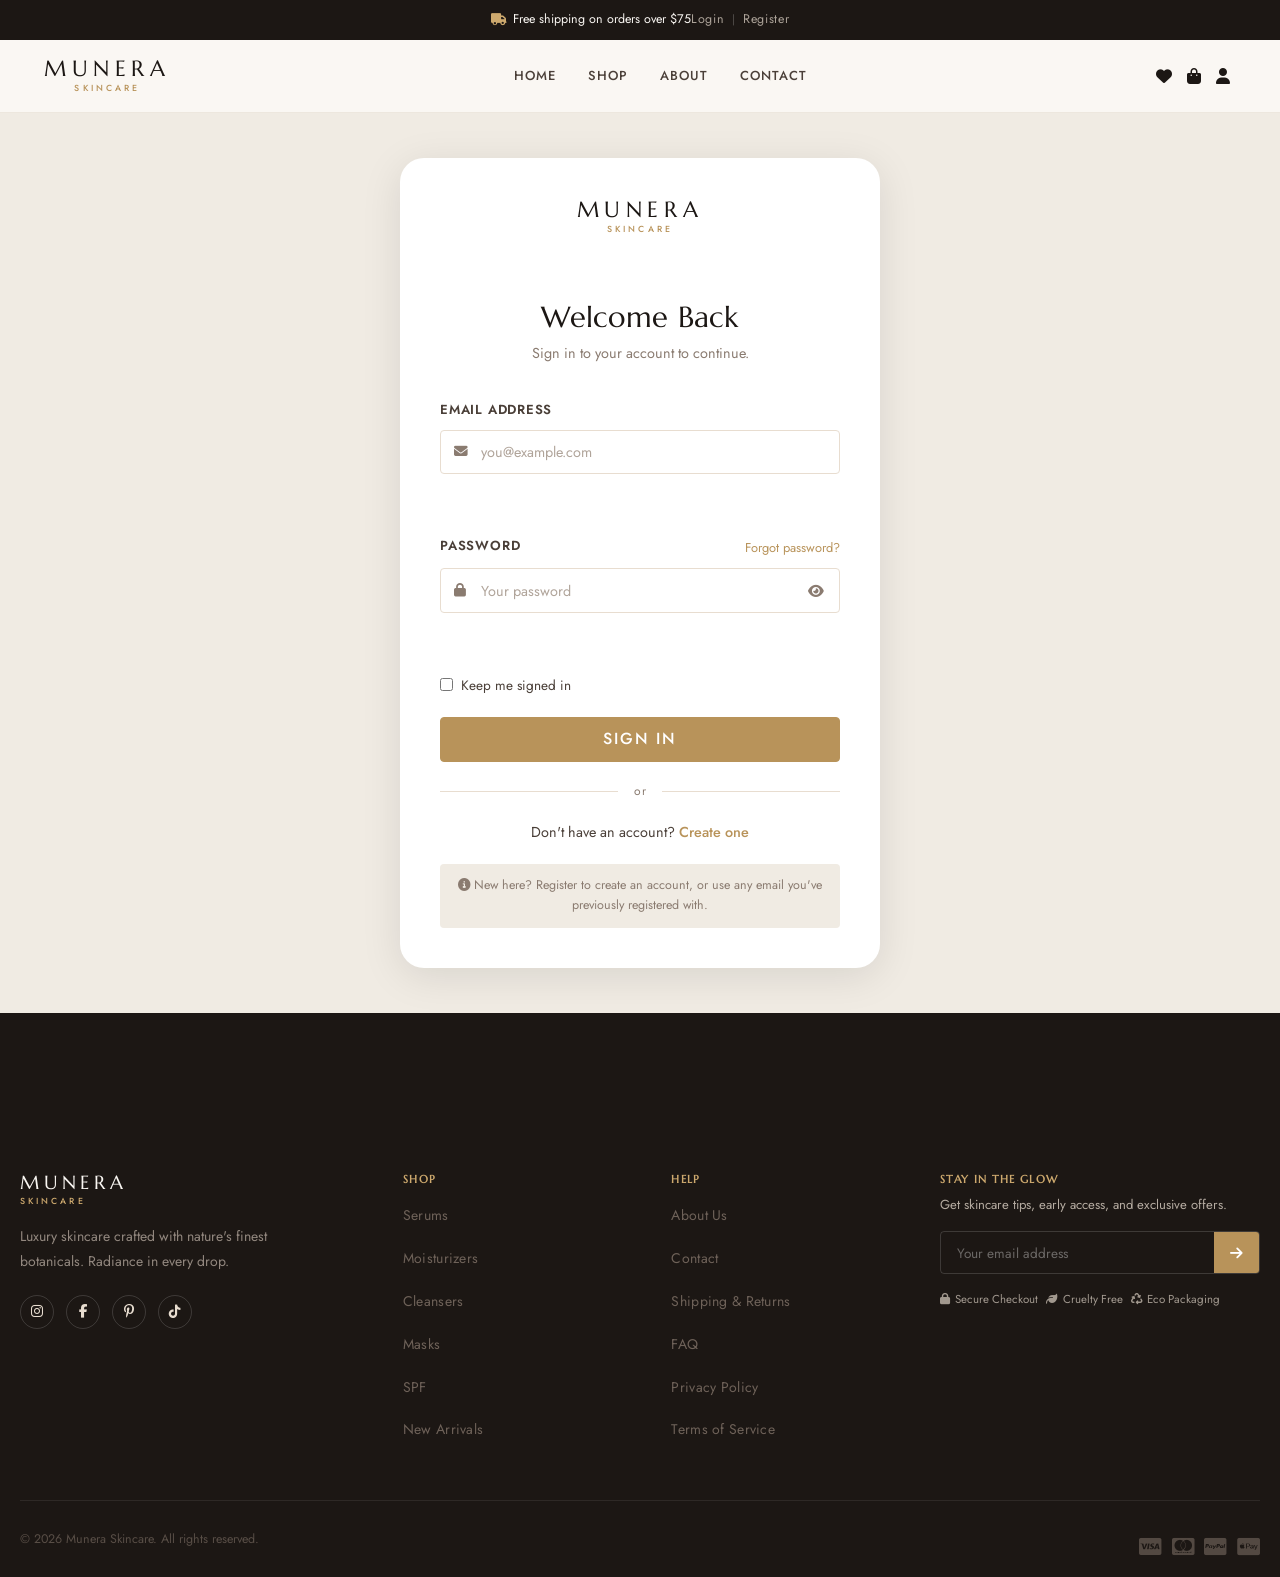
<file: account.html>
<!DOCTYPE html>
<html lang="en">
<head>
  <meta charset="UTF-8">
  <meta name="viewport" content="width=device-width, initial-scale=1.0">
  <title>My Account — Munera Skincare</title>
  <link rel="preconnect" href="https://fonts.googleapis.com">
  <link rel="preconnect" href="https://fonts.gstatic.com" crossorigin>
  <link href="https://fonts.googleapis.com/css2?family=Marcellus&family=Jost:wght@300;400;500;600&display=swap" rel="stylesheet">
  <link rel="stylesheet" href="https://cdnjs.cloudflare.com/ajax/libs/font-awesome/6.5.0/css/all.min.css">
  <link rel="stylesheet" href="assets/css/style.css">
  <link rel="stylesheet" href="assets/css/pages.css">
</head>
<body>

  <div id="app-header"></div>
  <div id="toast-container"></div>

  <main>
    <div class="page-banner page-banner-sm">
      <div class="page-banner-overlay"></div>
      <div class="page-banner-content container">
        <h1>My Account</h1>
        <nav class="breadcrumb" aria-label="Breadcrumb">
          <ol>
            <li><a href="index.html">Home</a></li>
            <li aria-current="page">Account</li>
          </ol>
        </nav>
      </div>
    </div>

    <div class="account-layout container" id="account-root">
      <div class="loading-spinner" style="padding:4rem 0;text-align:center">
        <i class="fas fa-spinner fa-spin fa-2x" style="color:var(--gold)"></i>
      </div>
    </div>
  </main>

  <div id="app-footer"></div>

  <script src="assets/js/api.js"></script>
  <script src="assets/js/app.js"></script>
  <script src="assets/js/account.js"></script>
</body>
</html>
</file>
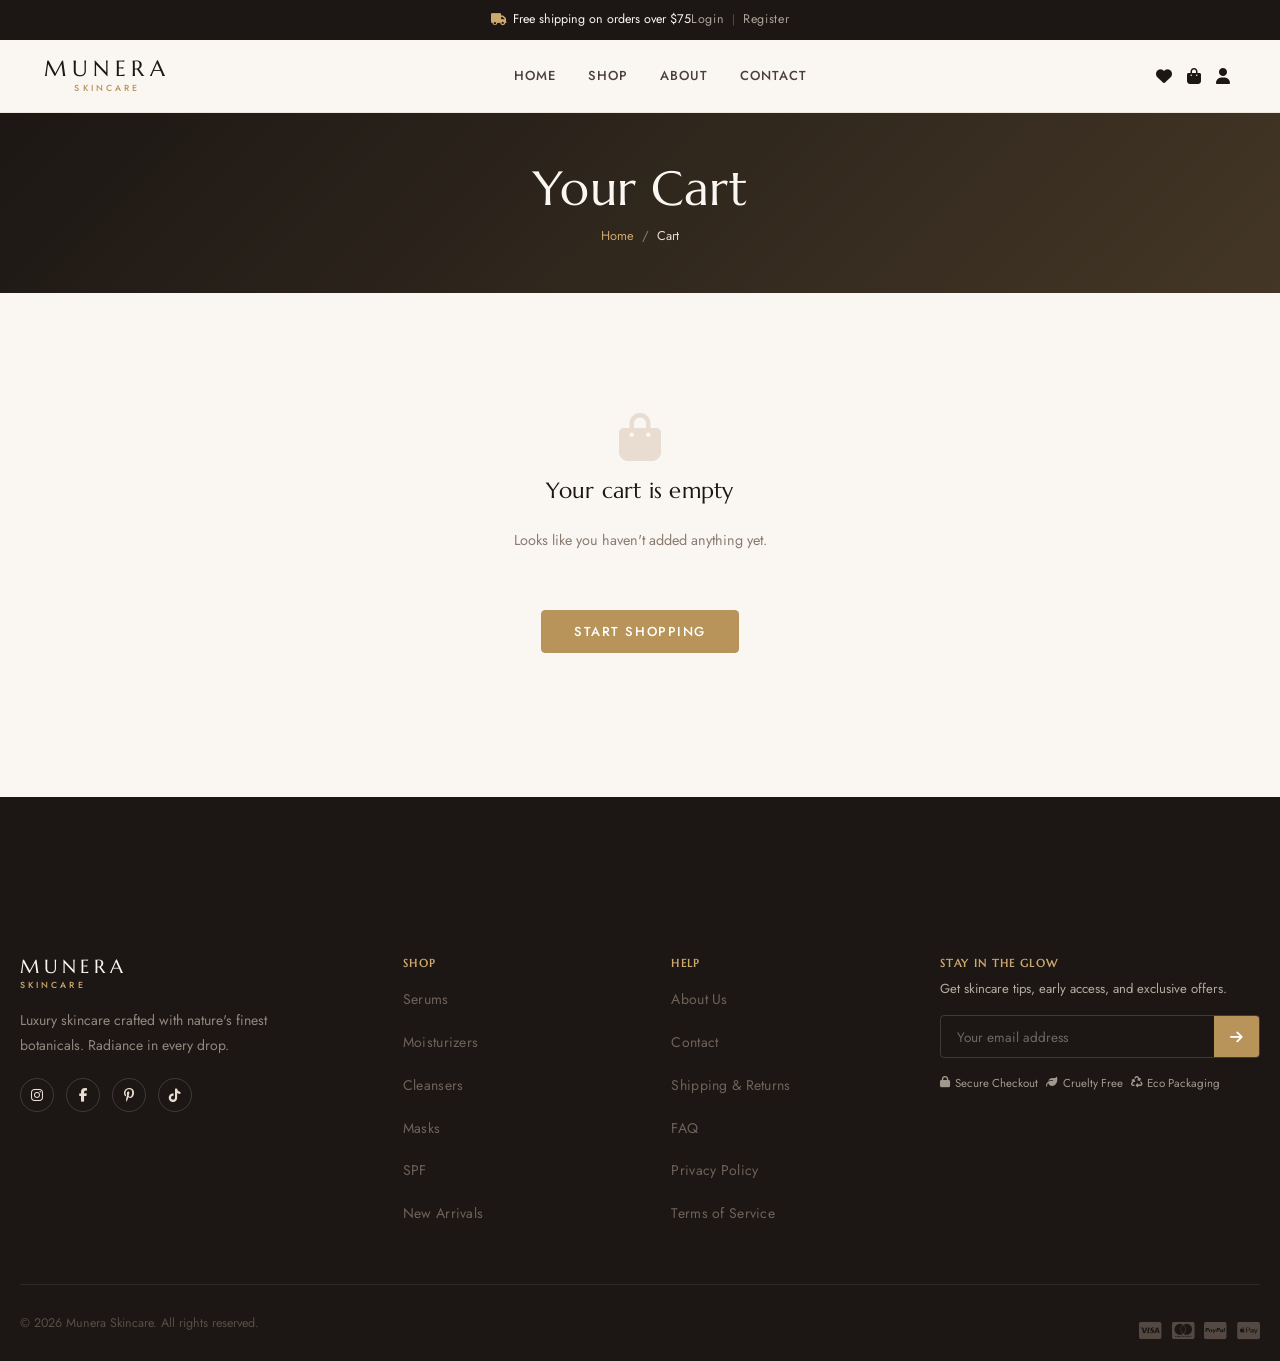
<file: cart.html>
<!DOCTYPE html>
<html lang="en">
<head>
  <meta charset="UTF-8">
  <meta name="viewport" content="width=device-width, initial-scale=1.0">
  <title>Cart — Munera Skincare</title>
  <link rel="preconnect" href="https://fonts.googleapis.com">
  <link rel="preconnect" href="https://fonts.gstatic.com" crossorigin>
  <link href="https://fonts.googleapis.com/css2?family=Marcellus&family=Jost:wght@300;400;500;600&display=swap" rel="stylesheet">
  <link rel="stylesheet" href="https://cdnjs.cloudflare.com/ajax/libs/font-awesome/6.5.0/css/all.min.css">
  <link rel="stylesheet" href="assets/css/style.css">
  <link rel="stylesheet" href="assets/css/pages.css">
</head>
<body>

  <div id="app-header"></div>
  <div id="toast-container"></div>

  <main>
    <div class="page-banner page-banner-sm">
      <div class="page-banner-overlay"></div>
      <div class="page-banner-content container">
        <h1>Your Cart</h1>
        <nav class="breadcrumb" aria-label="Breadcrumb">
          <ol>
            <li><a href="index.html">Home</a></li>
            <li aria-current="page">Cart</li>
          </ol>
        </nav>
      </div>
    </div>

    <div class="container cart-page-wrap" id="cart-root">
      <div class="loading-spinner" style="padding:4rem 0;text-align:center">
        <i class="fas fa-spinner fa-spin fa-2x" style="color:var(--gold)"></i>
      </div>
    </div>
  </main>

  <div id="app-footer"></div>

  <script src="assets/js/api.js"></script>
  <script src="assets/js/app.js"></script>
  <script src="assets/js/cart.js"></script>
</body>
</html>
</file>
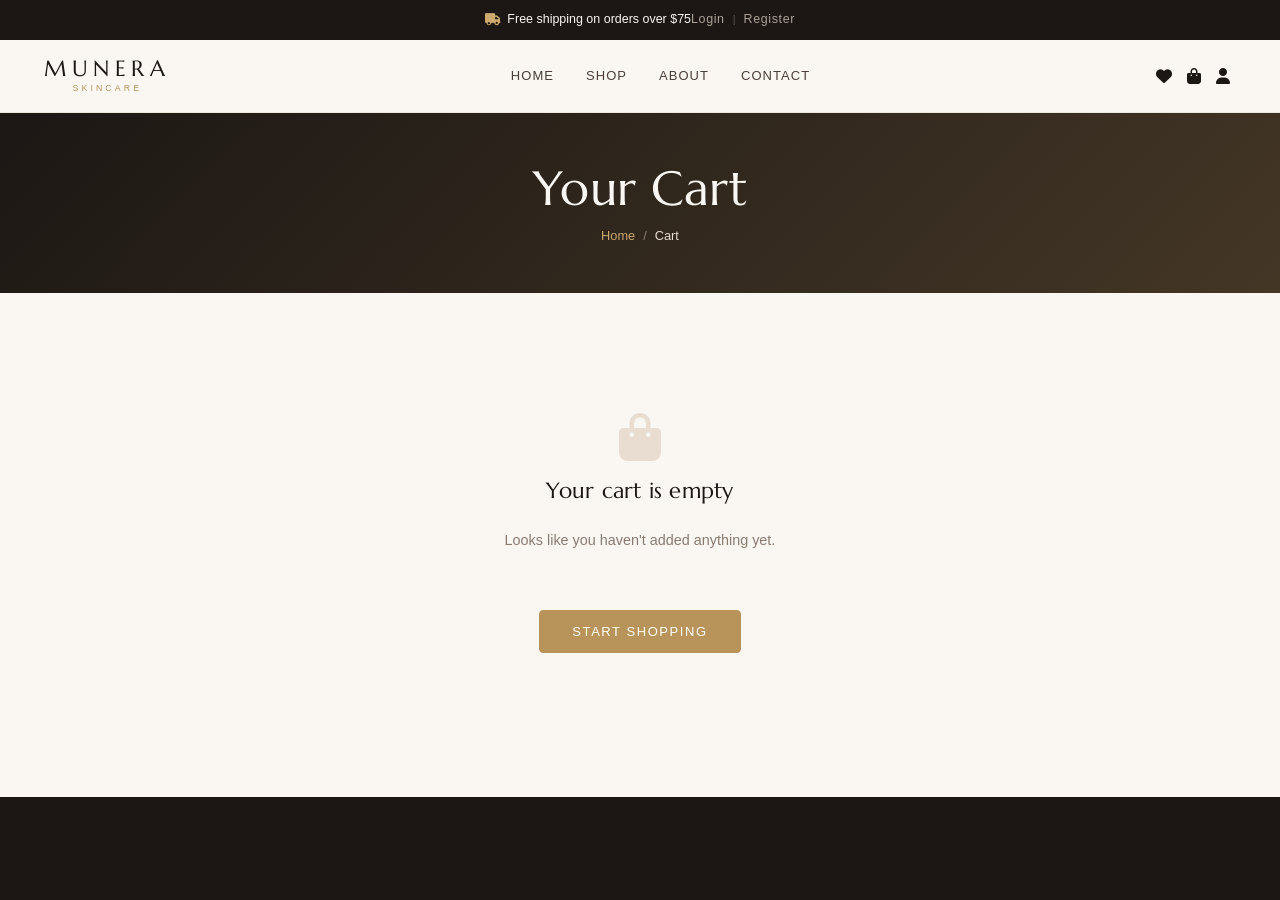
<file: checkout.html>
<!DOCTYPE html>
<html lang="en">
<head>
  <meta charset="UTF-8">
  <meta name="viewport" content="width=device-width, initial-scale=1.0">
  <title>Checkout — Munera Skincare</title>
  <link rel="preconnect" href="https://fonts.googleapis.com">
  <link rel="preconnect" href="https://fonts.gstatic.com" crossorigin>
  <link href="https://fonts.googleapis.com/css2?family=Marcellus&family=Jost:wght@300;400;500;600&display=swap" rel="stylesheet">
  <link rel="stylesheet" href="https://cdnjs.cloudflare.com/ajax/libs/font-awesome/6.5.0/css/all.min.css">
  <link rel="stylesheet" href="assets/css/style.css">
  <link rel="stylesheet" href="assets/css/pages.css">
</head>
<body>

  <div id="app-header"></div>
  <div id="toast-container"></div>

  <main>
    <div class="page-banner page-banner-sm">
      <div class="page-banner-overlay"></div>
      <div class="page-banner-content container">
        <h1>Checkout</h1>
      </div>
    </div>

    <div class="checkout-layout container" id="checkout-root">
      <div class="loading-spinner" style="padding:4rem 0;text-align:center">
        <i class="fas fa-spinner fa-spin fa-2x" style="color:var(--gold)"></i>
      </div>
    </div>
  </main>

  <div id="app-footer"></div>

  <script src="assets/js/api.js"></script>
  <script src="assets/js/app.js"></script>
  <script src="assets/js/checkout.js"></script>
</body>
</html>
</file>
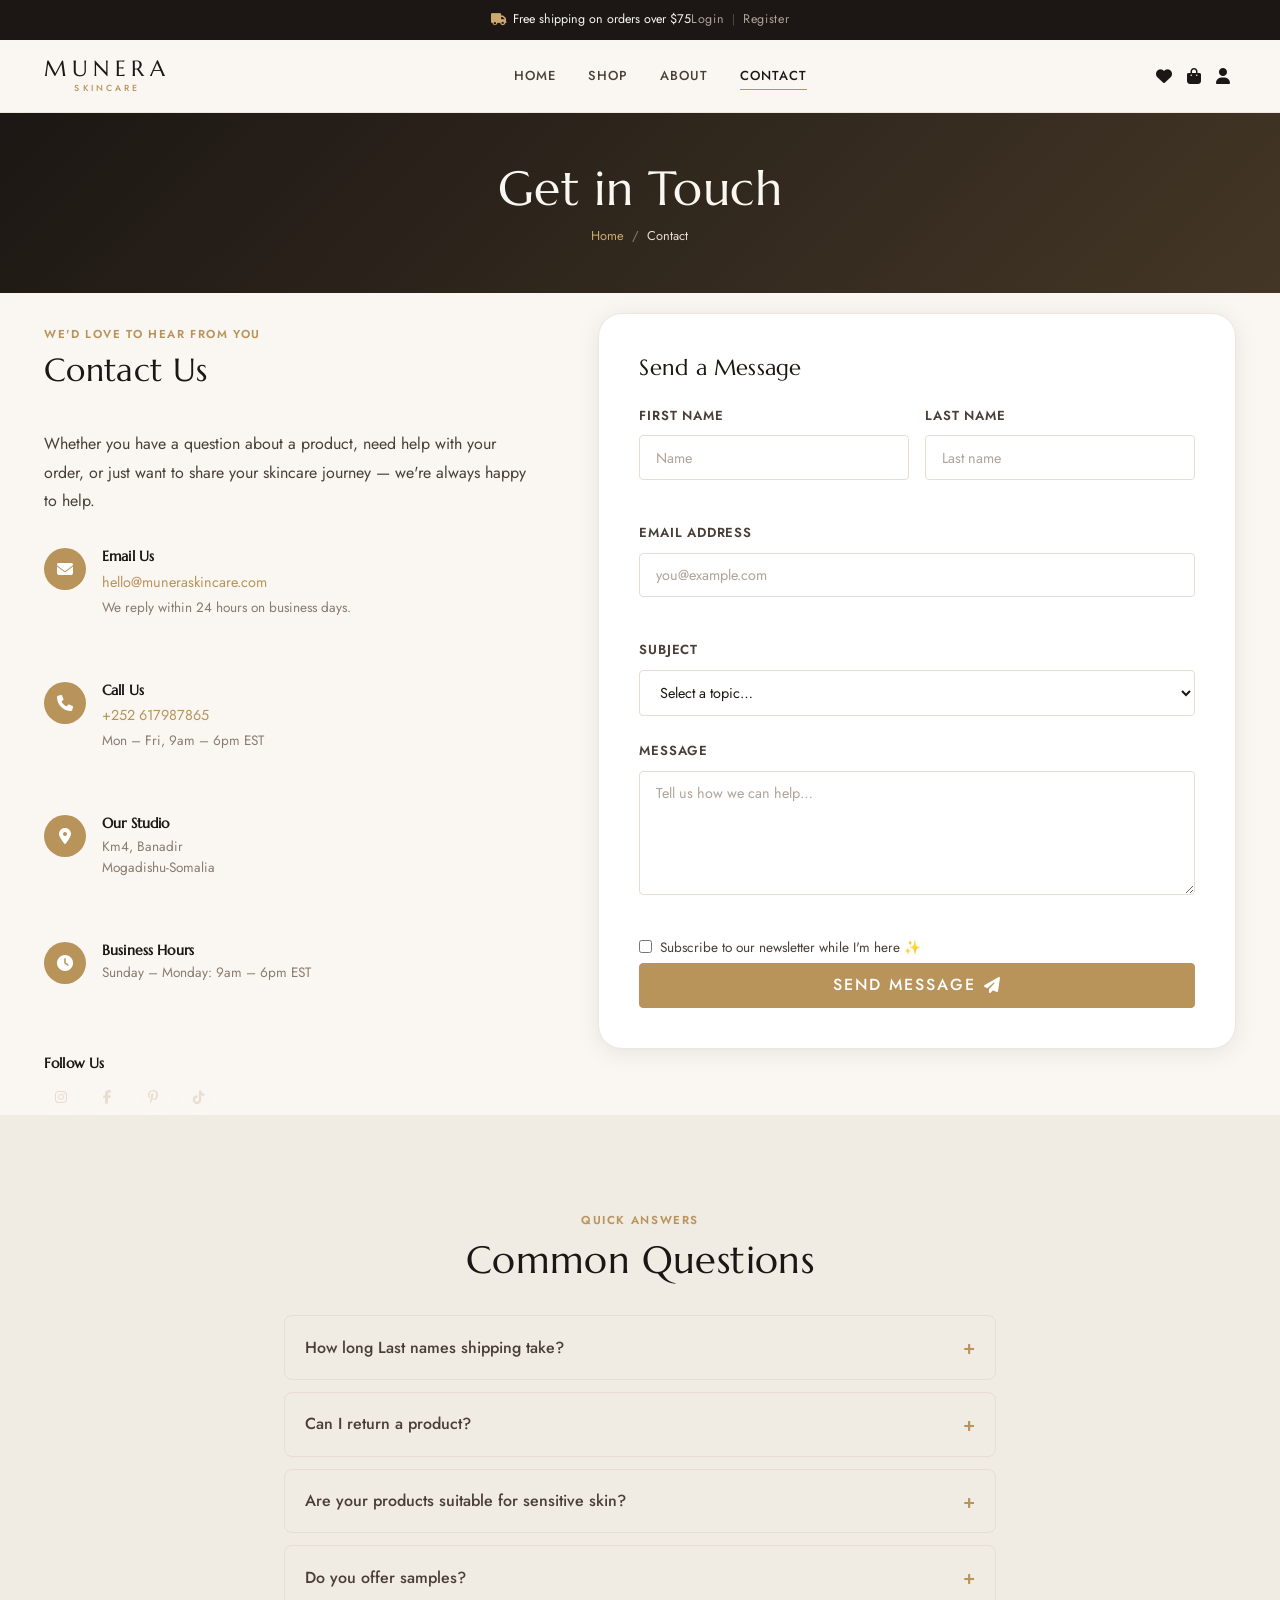
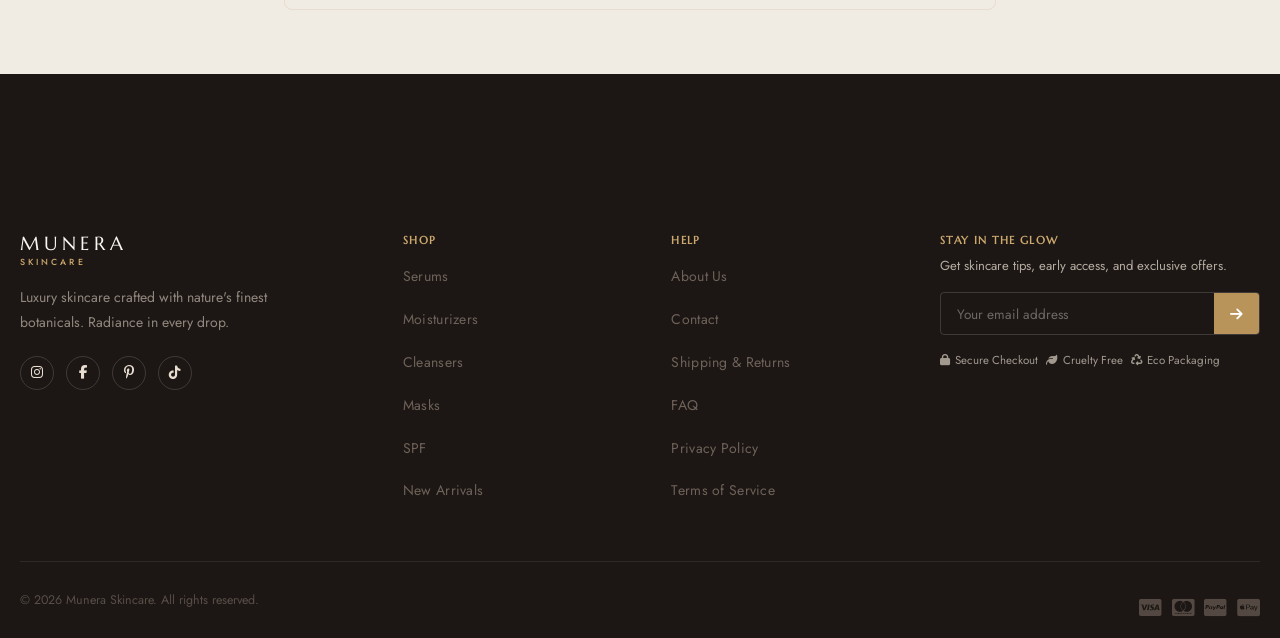
<file: contact.html>
<!DOCTYPE html>
<html lang="en">
<head>
  <meta charset="UTF-8">
  <meta name="viewport" content="width=device-width, initial-scale=1.0">
  <title>Contact — Munera Skincare</title>
  <link rel="preconnect" href="https://fonts.googleapis.com">
  <link rel="preconnect" href="https://fonts.gstatic.com" crossorigin>
  <link href="https://fonts.googleapis.com/css2?family=Marcellus&family=Jost:wght@300;400;500;600&display=swap" rel="stylesheet">
  <link rel="stylesheet" href="https://cdnjs.cloudflare.com/ajax/libs/font-awesome/6.5.0/css/all.min.css">
  <link rel="stylesheet" href="assets/css/style.css">
  <link rel="stylesheet" href="assets/css/pages.css">
</head>
<body>

  <div id="app-header"></div>
  <div id="toast-container"></div>

  <main>
    <div class="page-banner page-banner-sm">
      <div class="page-banner-overlay"></div>
      <div class="page-banner-content container">
        <h1>Get in Touch</h1>
        <nav class="breadcrumb" aria-label="Breadcrumb">
          <ol>
            <li><a href="index.html">Home</a></li>
            <li aria-current="page">Contact</li>
          </ol>
        </nav>
      </div>
    </div>

    <section class="contact-section section">
      <div class="container">
        <div class="contact-layout">

          <!-- Info Column -->
          <div class="contact-info">
            <div class="section-head" style="text-align:left">
              <span class="section-eyebrow">We'd love to hear from you</span>
              <h2 class="section-title">Contact Us</h2>
            </div>
            <p style="color:var(--text-body);margin-bottom:2rem;line-height:1.8">
              Whether you have a question about a product, need help with your order, or just want to share your skincare journey — we're always happy to help.
            </p>

            <div class="contact-info-items">
              <div class="contact-info-item">
                <div class="contact-icon"><i class="fas fa-envelope"></i></div>
                <div>
                  <h4>Email Us</h4>
                  <a href="mailto:hello@muneraskincare.com">hello@muneraskincare.com</a>
                  <p>We reply within 24 hours on business days.</p>
                </div>
              </div>
              <div class="contact-info-item">
                <div class="contact-icon"><i class="fas fa-phone"></i></div>
                <div>
                  <h4>Call Us</h4>
                  <a href="tel:+252617987865">+252 617987865</a>
                  <p>Mon – Fri, 9am – 6pm EST</p>
                </div>
              </div>
              <div class="contact-info-item">
                <div class="contact-icon"><i class="fas fa-map-marker-alt"></i></div>
                <div>
                  <h4>Our Studio</h4>
                  <p>Km4, Banadir<br>Mogadishu-Somalia</p>
                </div>
              </div>
              <div class="contact-info-item">
                <div class="contact-icon"><i class="fas fa-clock"></i></div>
                <div>
                  <h4>Business Hours</h4>
                  <p>Sunday – Monday: 9am – 6pm EST</p>
                </div>
              </div>
            </div>

            <div class="contact-social">
              <h4>Follow Us</h4>
              <div class="footer-social" style="margin-top:.5rem">
                <a href="#" aria-label="Instagram"><i class="fab fa-instagram"></i></a>
                <a href="#" aria-label="Facebook"><i class="fab fa-facebook-f"></i></a>
                <a href="#" aria-label="Pinterest"><i class="fab fa-pinterest-p"></i></a>
                <a href="#" aria-label="TikTok"><i class="fab fa-tiktok"></i></a>
              </div>
            </div>
          </div>

          <!-- Contact Form -->
          <div class="contact-form-card">
            <h3>Send a Message</h3>
            <form id="contact-form" novalidate>

              <div class="form-row-2">
                <div class="form-group">
                  <label class="form-label">First Name</label>
                  <input type="text" id="cf-first" class="form-input" placeholder="Name" required>
                  <span class="field-error" id="cf-first-error"></span>
                </div>
                <div class="form-group">
                  <label class="form-label">Last Name</label>
                  <input type="text" id="cf-last" class="form-input" placeholder="Last name" required>
                </div>
              </div>

              <div class="form-group">
                <label class="form-label">Email Address</label>
                <input type="email" id="cf-email" class="form-input" placeholder="you@example.com" required>
                <span class="field-error" id="cf-email-error"></span>
              </div>

              <div class="form-group">
                <label class="form-label">Subject</label>
                <select id="cf-subject" class="form-input">
                  <option value="">Select a topic…</option>
                  <option value="order">Order Enquiry</option>
                  <option value="product">Product Question</option>
                  <option value="return">Returns &amp; Refunds</option>
                  <option value="wholesale">Wholesale</option>
                  <option value="press">Press &amp; Media</option>
                  <option value="other">Other</option>
                </select>
              </div>

              <div class="form-group">
                <label class="form-label">Message</label>
                <textarea id="cf-message" class="form-input form-textarea" rows="5" placeholder="Tell us how we can help…" required></textarea>
                <span class="field-error" id="cf-message-error"></span>
              </div>

              <div class="form-check-group">
                <label class="form-check">
                  <input type="checkbox" id="cf-newsletter"> Subscribe to our newsletter while I'm here ✨
                </label>
              </div>

              <div class="form-error-banner" id="cf-error" style="display:none"></div>
              <div class="form-success-banner" id="cf-success" style="display:none">
                <i class="fas fa-check-circle"></i> Thanks for reaching out! We'll be in touch soon.
              </div>

              <button type="submit" class="btn btn-gold btn-lg btn-block" id="cf-submit">
                Send Message <i class="fas fa-paper-plane"></i>
              </button>
            </form>
          </div>

        </div>
      </div>
    </section>

    <!-- FAQ Teaser -->
    <section class="contact-faq section" style="background:var(--cream-dark)">
      <div class="container" style="max-width:760px;text-align:center">
        <span class="section-eyebrow">Quick Answers</span>
        <h2 class="section-title">Common Questions</h2>
        <div class="faq-list">
          <details class="faq-item">
            <summary>How long Last names shipping take?</summary>
            <p>Standard shipping takes 3–5 business days within the US. Express (1–2 days) is available at checkout. International orders typically arrive in 7–14 days.</p>
          </details>
          <details class="faq-item">
            <summary>Can I return a product?</summary>
            <p>Yes — we offer a 30-day satisfaction guarantee. If you're not happy with your purchase, contact us and we'll arrange a full refund or exchange.</p>
          </details>
          <details class="faq-item">
            <summary>Are your products suitable for sensitive skin?</summary>
            <p>All Munera products are dermatologist-tested and fragrance-free. Products marked "sensitive" on our shop are specifically formulated for reactive skin.</p>
          </details>
          <details class="faq-item">
            <summary>Do you offer samples?</summary>
            <p>Yes! We include a complimentary sample with every order. You can also request specific samples when you email us.</p>
          </details>
        </div>
      </div>
    </section>

  </main>

  <div id="app-footer"></div>

  <script src="assets/js/api.js"></script>
  <script src="assets/js/app.js"></script>
  <script>
    document.addEventListener('DOMContentLoaded', () => {
      document.getElementById('contact-form')?.addEventListener('submit', async e => {
        e.preventDefault();
        clearErrors();

        const first   = document.getElementById('cf-first').value.trim();
        const email   = document.getElementById('cf-email').value.trim();
        const message = document.getElementById('cf-message').value.trim();
        let valid = true;

        if (!first)   { showErr('cf-first', 'Name is required.'); valid = false; }
        if (!/^[^\s@]+@[^\s@]+\.[^\s@]+$/.test(email)) { showErr('cf-email', 'Valid email required.'); valid = false; }
        if (!message) { showErr('cf-message', 'Please enter your message.'); valid = false; }
        if (!valid) return;

        const btn = document.getElementById('cf-submit');
        btn.disabled = true;
        btn.innerHTML = '<i class="fas fa-spinner fa-spin"></i> Sending…';

        // Simulate network delay
        await new Promise(r => setTimeout(r, 1000));

        document.getElementById('cf-success').style.display = 'flex';
        document.getElementById('contact-form').reset();
        btn.innerHTML = 'Send Message <i class="fas fa-paper-plane"></i>';
        btn.disabled = false;
        Toast.show('Message sent! We\'ll be in touch soon. ✨', 'success');
      });

      function showErr(id, msg) {
        const el = document.getElementById(`${id}-error`);
        if (el) el.textContent = msg;
        document.getElementById(id)?.classList.add('input-error');
      }
      function clearErrors() {
        document.querySelectorAll('.field-error').forEach(e => e.textContent = '');
        document.querySelectorAll('.form-input').forEach(i => i.classList.remove('input-error'));
        document.getElementById('cf-success').style.display = 'none';
      }
    });
  </script>
</body>
</html>
</file>
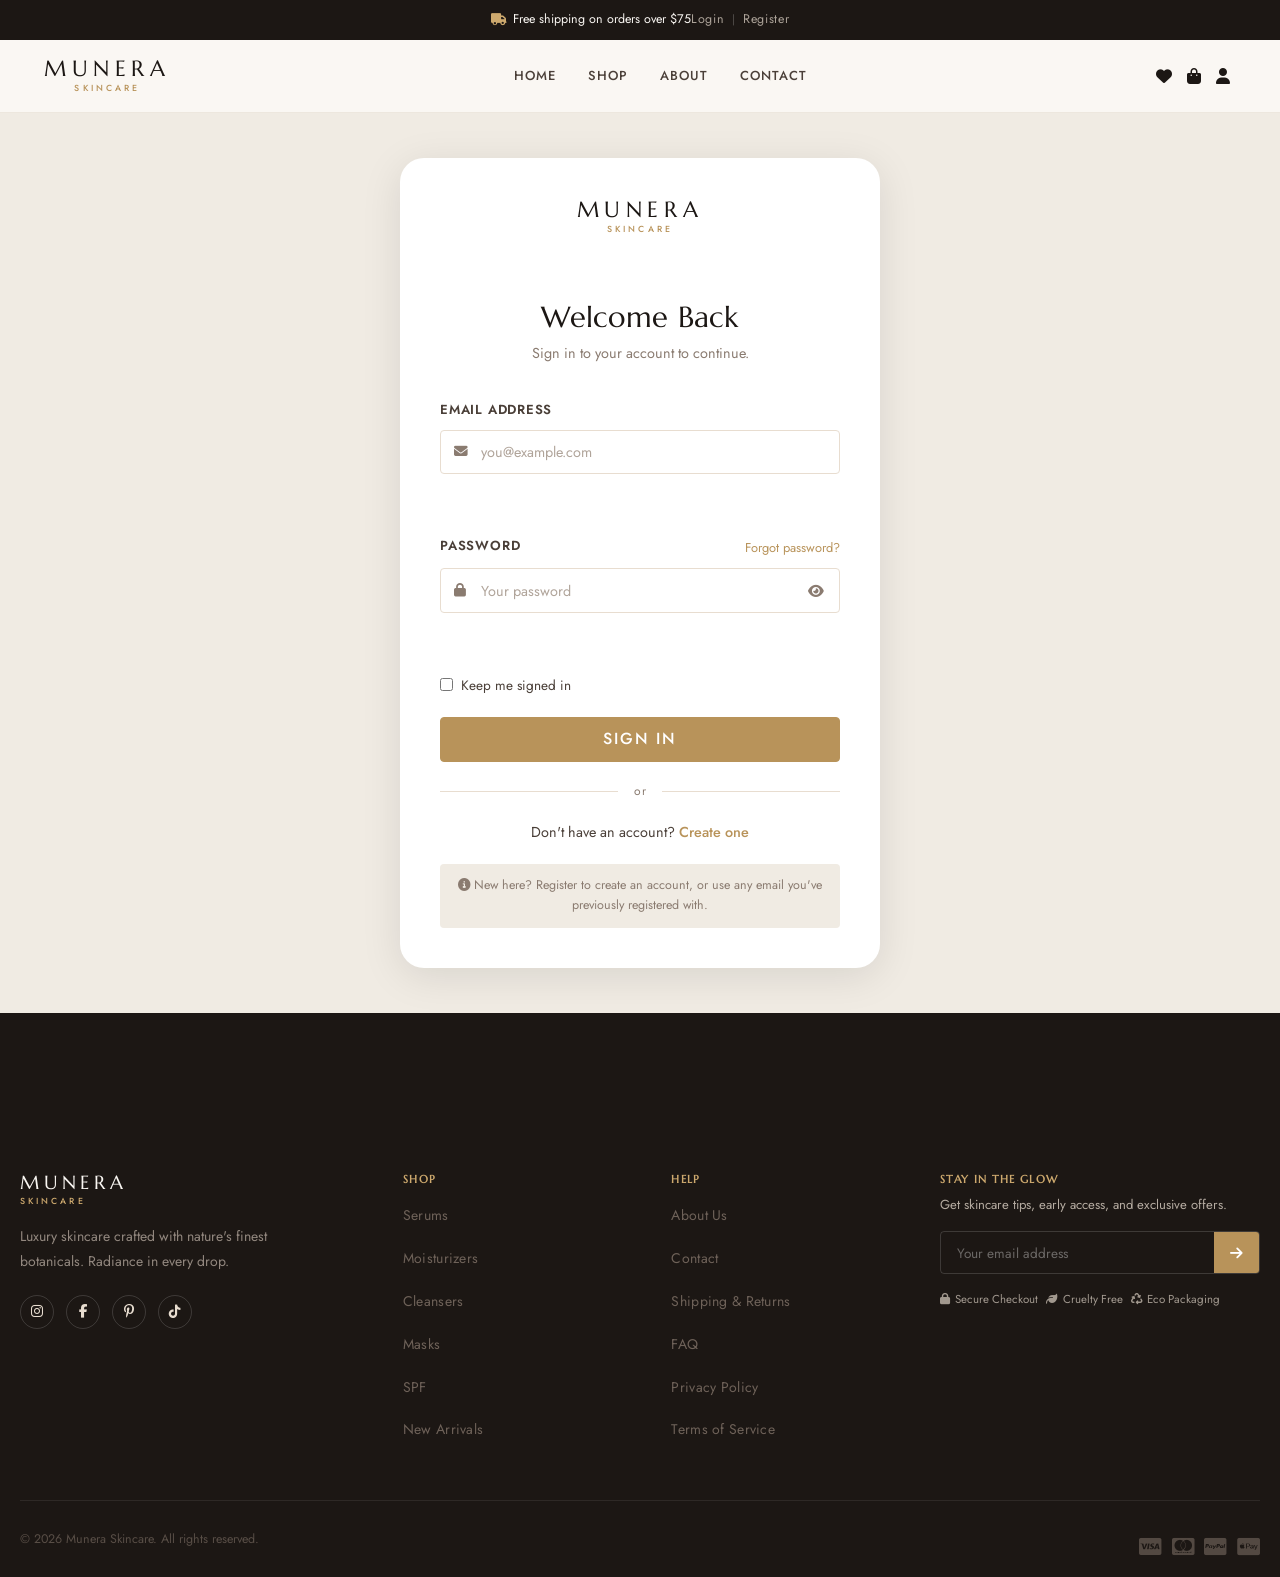
<file: login.html>
<!DOCTYPE html>
<html lang="en">
<head>
  <meta charset="UTF-8">
  <meta name="viewport" content="width=device-width, initial-scale=1.0">
  <title>Login — Munera Skincare</title>
  <link rel="preconnect" href="https://fonts.googleapis.com">
  <link rel="preconnect" href="https://fonts.gstatic.com" crossorigin>
  <link href="https://fonts.googleapis.com/css2?family=Marcellus&family=Jost:wght@300;400;500;600&display=swap" rel="stylesheet">
  <link rel="stylesheet" href="https://cdnjs.cloudflare.com/ajax/libs/font-awesome/6.5.0/css/all.min.css">
  <link rel="stylesheet" href="assets/css/style.css">
  <link rel="stylesheet" href="assets/css/pages.css">
</head>
<body class="auth-body">

  <div id="app-header"></div>
  <div id="toast-container"></div>

  <main class="auth-main">
    <div class="auth-card">

      <div class="auth-card-brand">
        <a href="index.html" class="auth-logo">
          <span class="logo-name">MUNERA</span>
          <span class="logo-tagline">SKINCARE</span>
        </a>
      </div>

      <div class="auth-card-head">
        <h1>Welcome Back</h1>
        <p>Sign in to your account to continue.</p>
      </div>

      <form class="auth-form" id="login-form" novalidate>

        <div class="form-group">
          <label for="email" class="form-label">Email Address</label>
          <div class="input-icon-wrap">
            <i class="fas fa-envelope input-icon"></i>
            <input type="email" id="email" name="email" class="form-input"
              placeholder="you@example.com" autocomplete="email" required>
          </div>
          <span class="field-error" id="email-error"></span>
        </div>

        <div class="form-group">
          <label for="password" class="form-label">
            Password
            <a href="#" class="forgot-link">Forgot password?</a>
          </label>
          <div class="input-icon-wrap">
            <i class="fas fa-lock input-icon"></i>
            <input type="password" id="password" name="password" class="form-input"
              placeholder="Your password" autocomplete="current-password" required>
            <button type="button" class="password-toggle" id="toggle-password" aria-label="Show password">
              <i class="fas fa-eye"></i>
            </button>
          </div>
          <span class="field-error" id="password-error"></span>
        </div>

        <div class="form-group form-check-group">
          <label class="form-check">
            <input type="checkbox" id="remember"> Keep me signed in
          </label>
        </div>

        <div class="form-error-banner" id="form-error" style="display:none"></div>

        <button type="submit" class="btn btn-gold btn-lg btn-block" id="submit-btn">
          Sign In
        </button>
      </form>

      <div class="auth-divider"><span>or</span></div>

      <div class="auth-switch">
        Don't have an account? <a href="register.html">Create one</a>
      </div>

      <!-- Demo hint -->
      <div class="auth-demo-hint">
        <i class="fas fa-info-circle"></i>
        New here? <a href="register.html">Register</a> to create an account, or use any email you've previously registered with.
      </div>

    </div>
  </main>

  <div id="app-footer"></div>
  <script src="assets/js/api.js"></script>
  <script src="assets/js/app.js"></script>
  <script>
    document.addEventListener('DOMContentLoaded', () => {
      // Redirect if already logged in
      if (API.session.isLoggedIn()) {
        const next = new URLSearchParams(window.location.search).get('next');
        window.location.href = next || 'account.html';
        return;
      }

      // Password visibility toggle
      document.getElementById('toggle-password')?.addEventListener('click', () => {
        const input = document.getElementById('password');
        const icon = document.querySelector('#toggle-password i');
        if (input.type === 'password') {
          input.type = 'text';
          icon.className = 'fas fa-eye-slash';
        } else {
          input.type = 'password';
          icon.className = 'fas fa-eye';
        }
      });

      // Form submit
      document.getElementById('login-form')?.addEventListener('submit', async (e) => {
        e.preventDefault();
        clearErrors();

        const email    = document.getElementById('email').value.trim();
        const password = document.getElementById('password').value;
        let valid = true;

        if (!email) { showFieldError('email', 'Email is required.'); valid = false; }
        else if (!/^[^\s@]+@[^\s@]+\.[^\s@]+$/.test(email)) { showFieldError('email', 'Enter a valid email.'); valid = false; }

        if (!password) { showFieldError('password', 'Password is required.'); valid = false; }

        if (!valid) return;

        const btn = document.getElementById('submit-btn');
        btn.disabled = true;
        btn.innerHTML = '<i class="fas fa-spinner fa-spin"></i> Signing in…';

        const res = await API.auth.login({ email, password });

        if (res.success) {
          Toast.show(`Welcome back, ${res.data.firstName}! ✨`, 'success');
          const next = new URLSearchParams(window.location.search).get('next');
          setTimeout(() => { window.location.href = next || 'account.html'; }, 800);
        } else {
          showFormError(res.error || 'Invalid email or password.');
          btn.disabled = false;
          btn.innerHTML = 'Sign In';
        }
      });

      function showFieldError(field, msg) {
        document.getElementById(`${field}-error`).textContent = msg;
        document.getElementById(field)?.classList.add('input-error');
      }
      function showFormError(msg) {
        const el = document.getElementById('form-error');
        el.textContent = msg;
        el.style.display = 'block';
      }
      function clearErrors() {
        document.querySelectorAll('.field-error').forEach(e => e.textContent = '');
        document.querySelectorAll('.form-input').forEach(i => i.classList.remove('input-error'));
        const fe = document.getElementById('form-error');
        fe.textContent = '';
        fe.style.display = 'none';
      }
    });
  </script>
</body>
</html>
</file>
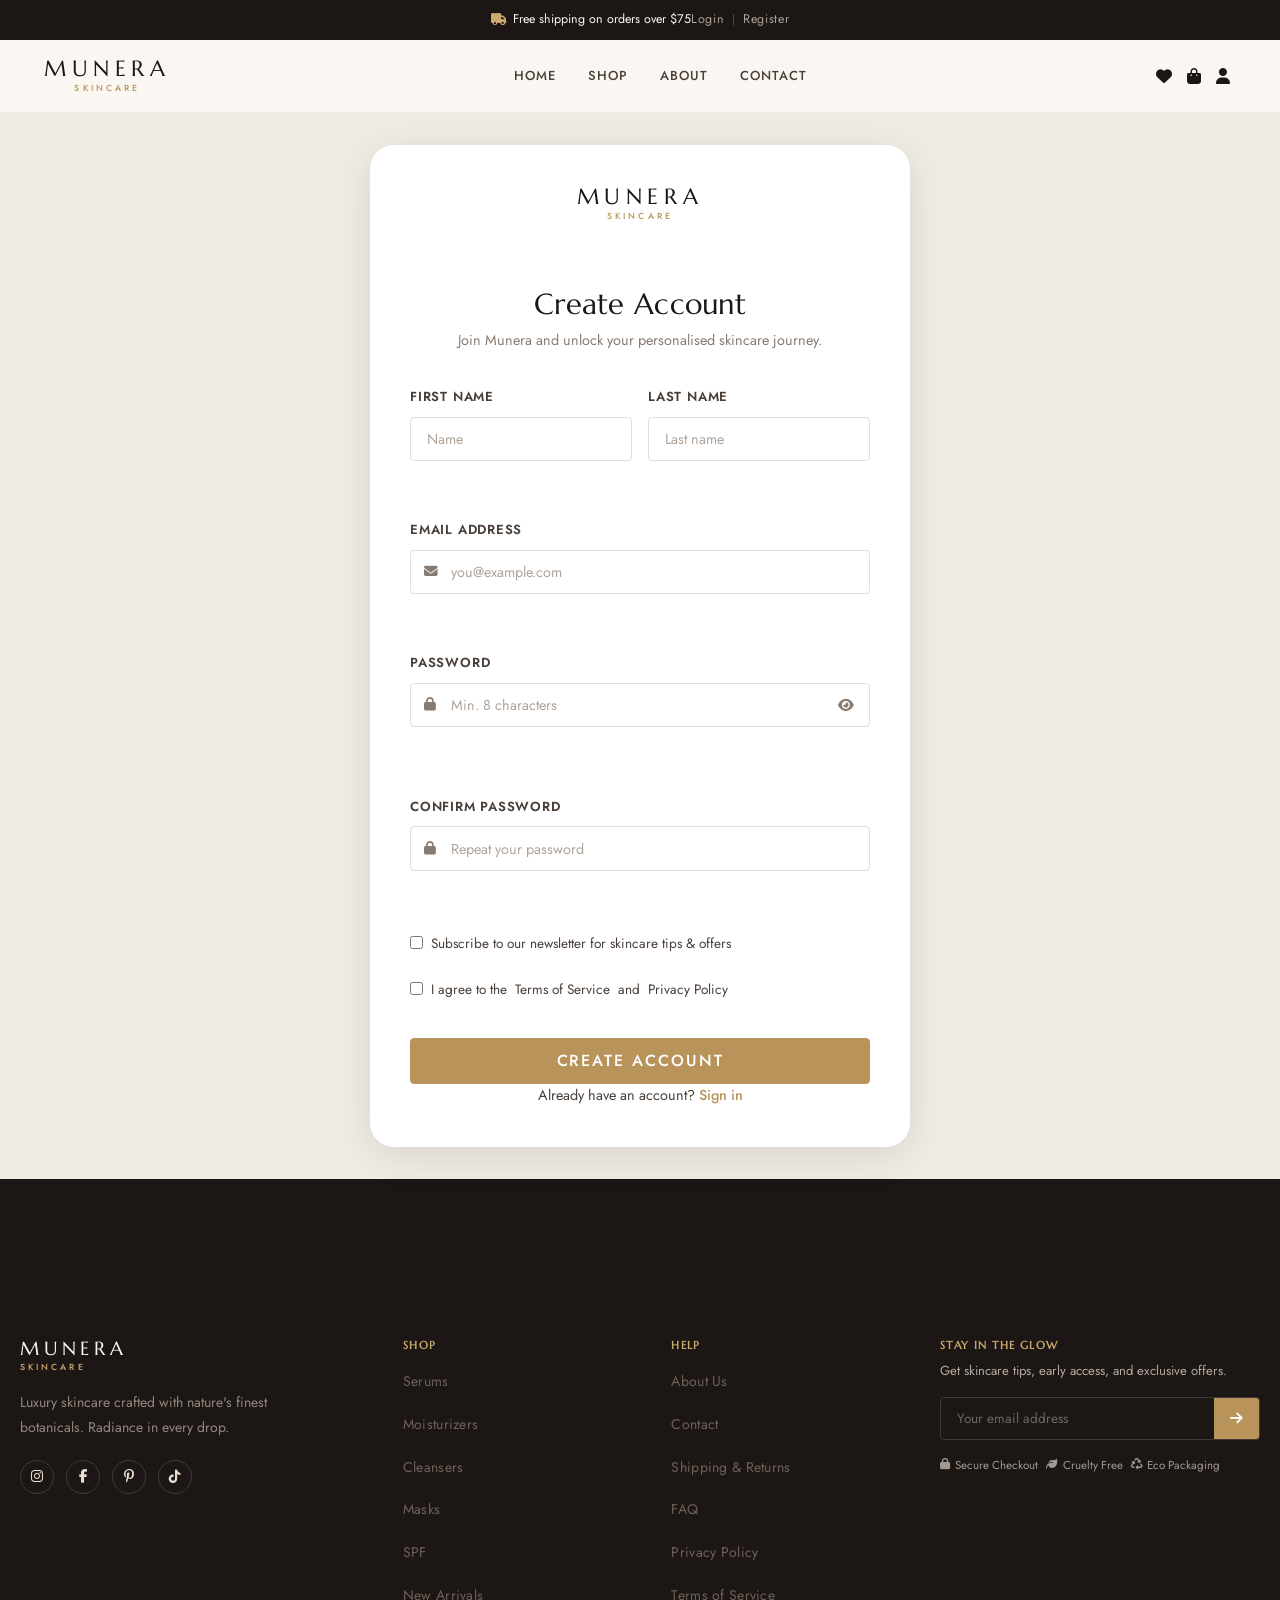
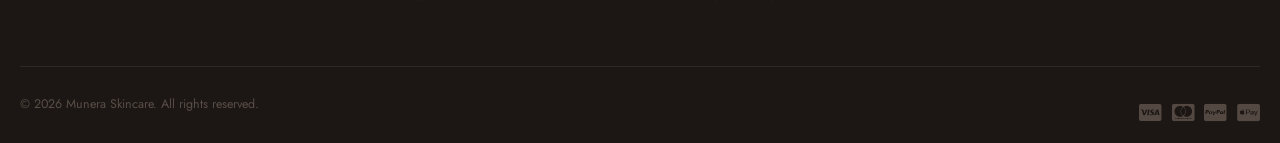
<file: register.html>
<!DOCTYPE html>
<html lang="en">
<head>
  <meta charset="UTF-8">
  <meta name="viewport" content="width=device-width, initial-scale=1.0">
  <title>Create Account — Munera Skincare</title>
  <link rel="preconnect" href="https://fonts.googleapis.com">
  <link rel="preconnect" href="https://fonts.gstatic.com" crossorigin>
  <link href="https://fonts.googleapis.com/css2?family=Marcellus&family=Jost:wght@300;400;500;600&display=swap" rel="stylesheet">
  <link rel="stylesheet" href="https://cdnjs.cloudflare.com/ajax/libs/font-awesome/6.5.0/css/all.min.css">
  <link rel="stylesheet" href="assets/css/style.css">
  <link rel="stylesheet" href="assets/css/pages.css">
</head>
<body class="auth-body">

  <div id="app-header"></div>
  <div id="toast-container"></div>

  <main class="auth-main">
    <div class="auth-card auth-card-wide">

      <div class="auth-card-brand">
        <a href="index.html" class="auth-logo">
          <span class="logo-name">MUNERA</span>
          <span class="logo-tagline">SKINCARE</span>
        </a>
      </div>

      <div class="auth-card-head">
        <h1>Create Account</h1>
        <p>Join Munera and unlock your personalised skincare journey.</p>
      </div>

      <form class="auth-form" id="register-form" novalidate>

        <div class="form-row-2">
          <div class="form-group">
            <label for="first-name" class="form-label">First Name</label>
            <input type="text" id="first-name" class="form-input" placeholder="Name" autocomplete="given-name" required>
            <span class="field-error" id="first-name-error"></span>
          </div>
          <div class="form-group">
            <label for="last-name" class="form-label">Last Name</label>
            <input type="text" id="last-name" class="form-input" placeholder="Last name" autocomplete="family-name" required>
            <span class="field-error" id="last-name-error"></span>
          </div>
        </div>

        <div class="form-group">
          <label for="email" class="form-label">Email Address</label>
          <div class="input-icon-wrap">
            <i class="fas fa-envelope input-icon"></i>
            <input type="email" id="email" class="form-input" placeholder="you@example.com" autocomplete="email" required>
          </div>
          <span class="field-error" id="email-error"></span>
        </div>

        <div class="form-group">
          <label for="password" class="form-label">Password</label>
          <div class="input-icon-wrap">
            <i class="fas fa-lock input-icon"></i>
            <input type="password" id="password" class="form-input" placeholder="Min. 8 characters" autocomplete="new-password" required>
            <button type="button" class="password-toggle" id="toggle-password" aria-label="Show password">
              <i class="fas fa-eye"></i>
            </button>
          </div>
          <div class="password-strength" id="password-strength"></div>
          <span class="field-error" id="password-error"></span>
        </div>

        <div class="form-group">
          <label for="confirm-password" class="form-label">Confirm Password</label>
          <div class="input-icon-wrap">
            <i class="fas fa-lock input-icon"></i>
            <input type="password" id="confirm-password" class="form-input" placeholder="Repeat your password" autocomplete="new-password" required>
          </div>
          <span class="field-error" id="confirm-password-error"></span>
        </div>

        <div class="form-group form-check-group">
          <label class="form-check">
            <input type="checkbox" id="newsletter"> Subscribe to our newsletter for skincare tips &amp; offers
          </label>
        </div>
        <div class="form-group form-check-group">
          <label class="form-check">
            <input type="checkbox" id="terms" required> I agree to the <a href="#">Terms of Service</a> and <a href="#">Privacy Policy</a>
          </label>
          <span class="field-error" id="terms-error"></span>
        </div>

        <div class="form-error-banner" id="form-error" style="display:none"></div>

        <button type="submit" class="btn btn-gold btn-lg btn-block" id="submit-btn">
          Create Account
        </button>
      </form>

      <div class="auth-switch">
        Already have an account? <a href="login.html">Sign in</a>
      </div>

    </div>
  </main>

  <div id="app-footer"></div>
  <script src="assets/js/api.js"></script>
  <script src="assets/js/app.js"></script>
  <script>
    document.addEventListener('DOMContentLoaded', () => {
      if (API.session.isLoggedIn()) { window.location.href = 'account.html'; return; }

      // Password toggle
      document.getElementById('toggle-password')?.addEventListener('click', () => {
        const input = document.getElementById('password');
        const icon = document.querySelector('#toggle-password i');
        input.type = input.type === 'password' ? 'text' : 'password';
        icon.className = input.type === 'password' ? 'fas fa-eye' : 'fas fa-eye-slash';
      });

      // Password strength meter
      document.getElementById('password')?.addEventListener('input', e => {
        const val = e.target.value;
        const meter = document.getElementById('password-strength');
        let strength = 0;
        if (val.length >= 8) strength++;
        if (/[A-Z]/.test(val)) strength++;
        if (/[0-9]/.test(val)) strength++;
        if (/[^A-Za-z0-9]/.test(val)) strength++;
        const labels = ['', 'Weak', 'Fair', 'Good', 'Strong'];
        const classes = ['', 'weak', 'fair', 'good', 'strong'];
        meter.innerHTML = val
          ? `<div class="strength-bar strength-${classes[strength]}"></div><span>${labels[strength]}</span>`
          : '';
      });

      // Form submit
      document.getElementById('register-form')?.addEventListener('submit', async e => {
        e.preventDefault();
        clearErrors();

        const firstName = document.getElementById('first-name').value.trim();
        const lastName  = document.getElementById('last-name').value.trim();
        const email     = document.getElementById('email').value.trim();
        const password  = document.getElementById('password').value;
        const confirm   = document.getElementById('confirm-password').value;
        const terms     = document.getElementById('terms').checked;
        let valid = true;

        if (!firstName) { showFieldError('first-name', 'First name is required.'); valid = false; }
        if (!lastName)  { showFieldError('last-name', 'Last name is required.'); valid = false; }
        if (!email || !/^[^\s@]+@[^\s@]+\.[^\s@]+$/.test(email)) { showFieldError('email', 'Enter a valid email.'); valid = false; }
        if (password.length < 8) { showFieldError('password', 'Password must be at least 8 characters.'); valid = false; }
        if (password !== confirm) { showFieldError('confirm-password', 'Passwords do not match.'); valid = false; }
        if (!terms) { showFieldError('terms', 'You must accept the terms to continue.'); valid = false; }

        if (!valid) return;

        const btn = document.getElementById('submit-btn');
        btn.disabled = true;
        btn.innerHTML = '<i class="fas fa-spinner fa-spin"></i> Creating account…';

        const res = await API.auth.register({ firstName, lastName, email, password });

        if (res.success) {
          Toast.show('Account created! Welcome to Munera ✨', 'success');
          setTimeout(() => { window.location.href = 'account.html'; }, 900);
        } else {
          showFormError(res.error || 'Registration failed. Please try again.');
          btn.disabled = false;
          btn.innerHTML = 'Create Account';
        }
      });

      function showFieldError(field, msg) {
        document.getElementById(`${field}-error`).textContent = msg;
        document.getElementById(field)?.classList.add('input-error');
      }
      function showFormError(msg) {
        const el = document.getElementById('form-error');
        el.textContent = msg; el.style.display = 'block';
      }
      function clearErrors() {
        document.querySelectorAll('.field-error').forEach(e => e.textContent = '');
        document.querySelectorAll('.form-input').forEach(i => i.classList.remove('input-error'));
        const fe = document.getElementById('form-error');
        fe.textContent = ''; fe.style.display = 'none';
      }
    });
  </script>
</body>
</html>
</file>
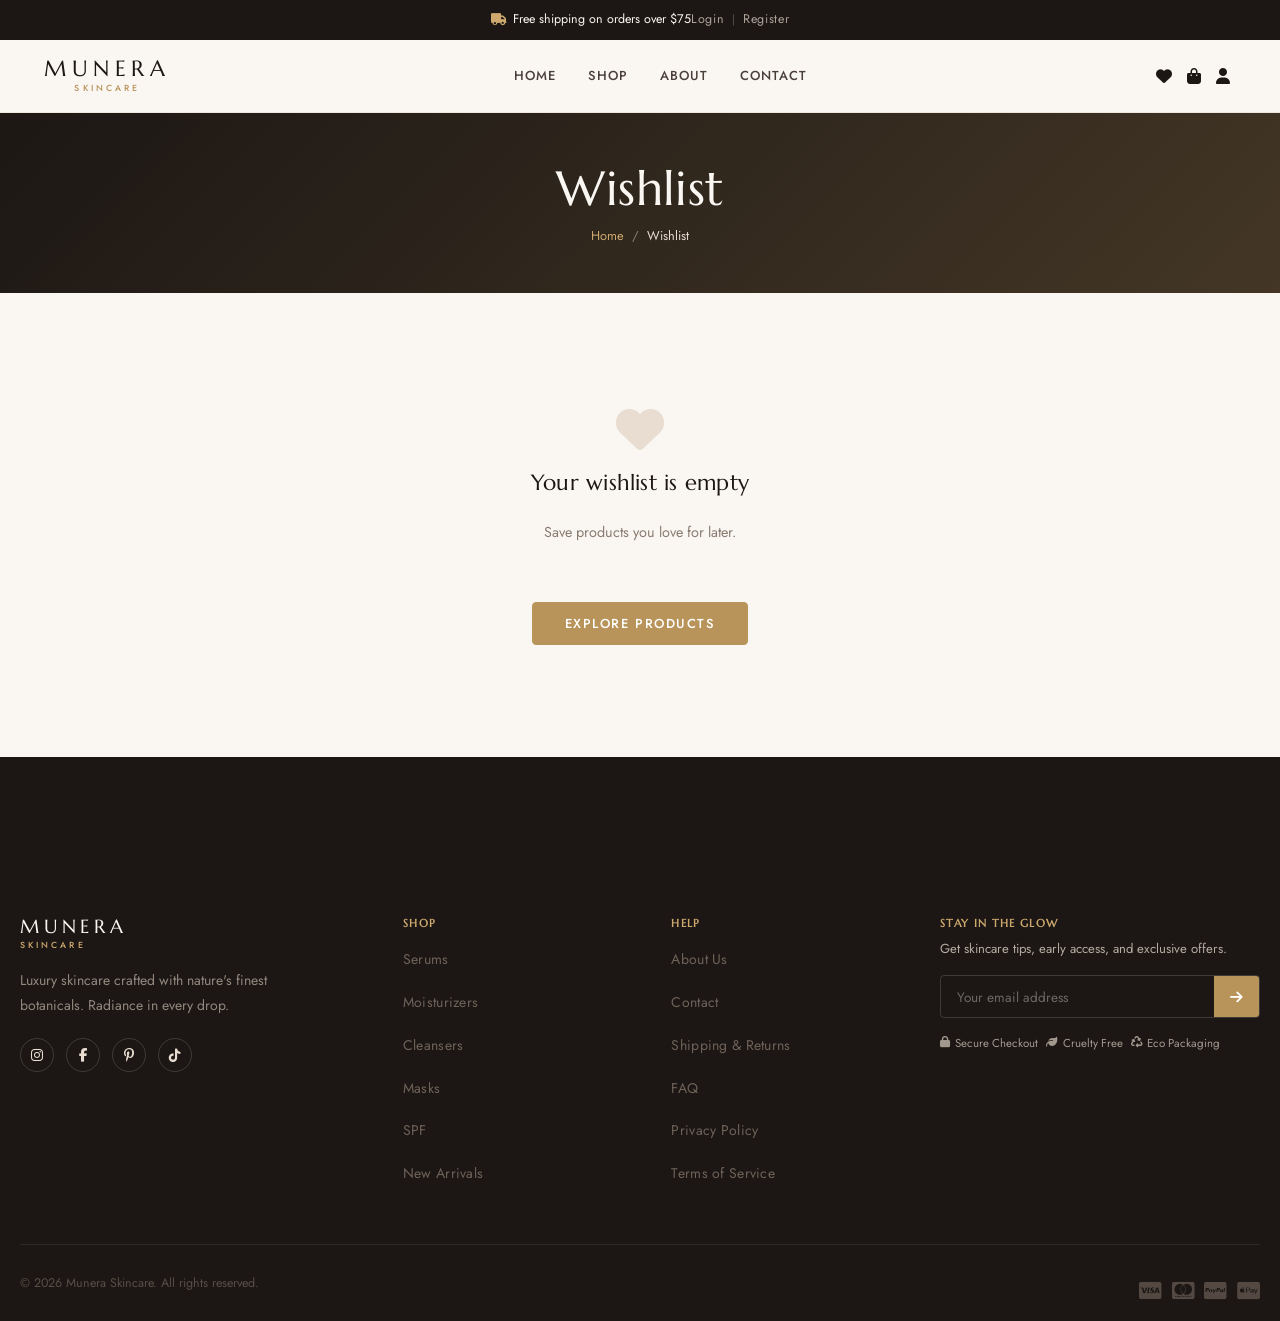
<file: wishlist.html>
<!DOCTYPE html>
<html lang="en">
<head>
  <meta charset="UTF-8">
  <meta name="viewport" content="width=device-width, initial-scale=1.0">
  <title>Wishlist — Munera Skincare</title>
  <link rel="preconnect" href="https://fonts.googleapis.com">
  <link rel="preconnect" href="https://fonts.gstatic.com" crossorigin>
  <link href="https://fonts.googleapis.com/css2?family=Marcellus&family=Jost:wght@300;400;500;600&display=swap" rel="stylesheet">
  <link rel="stylesheet" href="https://cdnjs.cloudflare.com/ajax/libs/font-awesome/6.5.0/css/all.min.css">
  <link rel="stylesheet" href="assets/css/style.css">
  <link rel="stylesheet" href="assets/css/pages.css">
</head>
<body>

  <div id="app-header"></div>
  <div id="toast-container"></div>

  <main>
    <div class="page-banner page-banner-sm">
      <div class="page-banner-overlay"></div>
      <div class="page-banner-content container">
        <h1>Wishlist</h1>
        <nav class="breadcrumb" aria-label="Breadcrumb">
          <ol>
            <li><a href="index.html">Home</a></li>
            <li aria-current="page">Wishlist</li>
          </ol>
        </nav>
      </div>
    </div>

    <div class="container" style="padding:3rem 1rem" id="wishlist-root">
      <div class="loading-spinner" style="text-align:center">
        <i class="fas fa-spinner fa-spin fa-2x" style="color:var(--gold)"></i>
      </div>
    </div>
  </main>

  <div id="app-footer"></div>

  <script src="assets/js/api.js"></script>
  <script src="assets/js/app.js"></script>
  <script>
    document.addEventListener('DOMContentLoaded', async () => {
      await renderWishlist();
    });

    async function renderWishlist() {
      const root = document.getElementById('wishlist-root');
      if (!root) return;

      const [wishRes, prodRes] = await Promise.all([
        API.wishlist.get(),
        API.products.getAll(),
      ]);

      if (!wishRes.success) {
        root.innerHTML = `<div class="empty-state"><i class="fas fa-exclamation-circle"></i><h3>Failed to load wishlist.</h3></div>`;
        return;
      }

      const products = prodRes.success ? prodRes.data : [];
      const items = wishRes.data.map(id => products.find(p => String(p.id) === String(id))).filter(Boolean);

      if (!items.length) {
        root.innerHTML = `
          <div class="empty-state" style="padding:4rem 0">
            <i class="fas fa-heart"></i>
            <h3>Your wishlist is empty</h3>
            <p>Save products you love for later.</p>
            <a href="products.html" class="btn btn-gold">Explore Products</a>
          </div>
        `;
        return;
      }

      root.innerHTML = `
        <div class="wishlist-header">
          <h2>${items.length} Saved Item${items.length !== 1 ? 's' : ''}</h2>
          <button class="btn btn-ghost btn-sm" id="clear-wishlist">
            <i class="fas fa-times"></i> Clear All
          </button>
        </div>
        <div class="wishlist-grid" id="wishlist-grid">
          ${items.map(p => `
            <div class="wishlist-card" data-id="${p.id}">
              <div class="wishlist-card-img">
                <a href="product-detail.html?id=${p.id}">
                  <img src="${p.image}" alt="${p.name}" loading="lazy">
                </a>
                ${p.badge ? `<span class="product-badge badge-${p.badge.toLowerCase().replace(/\s/g,'-')}">${p.badge}</span>` : ''}
                <button class="wishlist-remove-btn" data-id="${p.id}" aria-label="Remove from wishlist">
                  <i class="fas fa-times"></i>
                </button>
              </div>
              <div class="wishlist-card-body">
                <p class="product-category">${p.category}</p>
                <h3><a href="product-detail.html?id=${p.id}">${p.name}</a></h3>
                <div class="product-rating">${renderStars(p.rating)} <span class="review-count">(${p.reviews})</span></div>
                <div class="product-price">
                  <span class="price-current">${formatPrice(p.price)}</span>
                  ${p.originalPrice ? `<span class="price-original">${formatPrice(p.originalPrice)}</span>` : ''}
                </div>
                <button class="btn btn-gold btn-sm move-to-cart-btn" data-id="${p.id}">
                  <i class="fas fa-shopping-bag"></i> Add to Cart
                </button>
              </div>
            </div>
          `).join('')}
        </div>
        <div style="text-align:center;margin-top:2rem">
          <a href="products.html" class="btn btn-secondary">Continue Shopping</a>
        </div>
      `;

      bindWishlistEvents();
    }

    function bindWishlistEvents() {
      // Remove individual item
      document.querySelectorAll('.wishlist-remove-btn').forEach(btn => {
        btn.addEventListener('click', async () => {
          const id = btn.dataset.id;
          const res = await API.wishlist.toggle(id);
          if (res.success) {
            document.querySelector(`.wishlist-card[data-id="${id}"]`)?.remove();
            updateBadges();
            Toast.show('Removed from wishlist.', 'info');
            // Re-render if empty
            const remaining = document.querySelectorAll('.wishlist-card').length;
            if (!remaining) renderWishlist();
          }
        });
      });

      // Move to cart
      document.querySelectorAll('.move-to-cart-btn').forEach(btn => {
        btn.addEventListener('click', async () => {
          const id = btn.dataset.id;
          btn.disabled = true;
          btn.innerHTML = '<i class="fas fa-spinner fa-spin"></i>';
          const res = await API.cart.add(id, 1);
          if (res.success) {
            Toast.show('Added to cart 🛍️', 'success');
            updateBadges();
            btn.innerHTML = '<i class="fas fa-check"></i> Added!';
          } else {
            Toast.show(res.error, 'error');
            btn.disabled = false;
            btn.innerHTML = '<i class="fas fa-shopping-bag"></i> Add to Cart';
          }
        });
      });

      // Clear all
      document.getElementById('clear-wishlist')?.addEventListener('click', async () => {
        if (!confirm('Clear your entire wishlist?')) return;
        const res = await API.wishlist.get();
        if (res.success) {
          for (const id of res.data) await API.wishlist.toggle(id);
          updateBadges();
          renderWishlist();
          Toast.show('Wishlist cleared.', 'info');
        }
      });
    }
  </script>
</body>
</html>
</file>
<file: assets/css/style.css>
/* ============================================================
   MUNERA SKINCARE — Global Styles
   Design System: Luxury Minimalism
   ============================================================ */

@import url('https://fonts.googleapis.com/css2?family=Marcellus&family=Jost:wght@300;400;500;600&display=swap');

/* ── CSS Variables ─────────────────────────────────────────── */
:root {
  --cream: #FAF7F3;
  --cream-dark: #F0EBE3;
  --parchment: #E8DDD0;
  --sand: #D9CBBA;
  --gold: #B8935A;
  --gold-light: #CDA96E;
  --gold-pale: #EDD9B0;
  --text-dark: #1C1714;
  --text-body: #4A3F38;
  --text-muted: #8A7B70;
  --text-light: #B0A49A;
  --border: #E4D9CC;
  --border-light: #EDE7DE;
  --white: #FFFFFF;
  --rose: #C4877A;
  --success: #6A9E72;
  --error: #C45252;
  --warning: #C49A52;
  --shadow-xs: 0 1px 4px rgba(28, 23, 20, 0.06);
  --shadow-sm: 0 2px 10px rgba(28, 23, 20, 0.08);
  --shadow-md: 0 6px 24px rgba(28, 23, 20, 0.10);
  --shadow-lg: 0 16px 48px rgba(28, 23, 20, 0.12);
  --shadow-xl: 0 32px 80px rgba(28, 23, 20, 0.14);
  --font-display: 'Marcellus', Georgia, serif;
  --font-body: 'Jost', 'Helvetica Neue', sans-serif;
  --space-xs: 4px;
  --space-sm: 8px;
  --space-md: 16px;
  --space-lg: 24px;
  --space-xl: 40px;
  --space-2xl: 64px;
  --space-3xl: 96px;
  --radius-sm: 4px;
  --radius-md: 8px;
  --radius-lg: 16px;
  --radius-xl: 24px;
  --radius-full: 999px;
  --ease: cubic-bezier(0.4, 0, 0.2, 1);
  --ease-out: cubic-bezier(0, 0, 0.2, 1);
  --ease-in: cubic-bezier(0.4, 0, 1, 1);
  --duration: 300ms;
  --duration-fast: 150ms;
  --duration-slow: 500ms;
  --container: 1240px;
  --header-h: 72px;
  --topbar-h: 40px;
}

/* ── Reset ─────────────────────────────────────────────────── */
*,
*::before,
*::after {
  box-sizing: border-box;
  margin: 0;
  padding: 0;
}

html {
  scroll-behavior: smooth;
  font-size: 16px;
  -webkit-text-size-adjust: 100%;
}

body {
  font-family: var(--font-body);
  font-weight: 400;
  line-height: 1.6;
  color: var(--text-body);
  background-color: var(--cream);
  overflow-x: hidden;
}

img,
video {
  max-width: 100%;
  display: block;
}

a {
  color: inherit;
  text-decoration: none;
}

button {
  cursor: pointer;
  border: none;
  background: none;
  font-family: inherit;
}

input,
textarea,
select {
  font-family: inherit;
  outline: none;
}

ul,
ol {
  list-style: none;
}

/* ── Typography ────────────────────────────────────────────── */
h1,
h2,
h3,
h4,
h5 {
  font-family: var(--font-display);
  font-weight: 400;
  line-height: 1.2;
  color: var(--text-dark);
  letter-spacing: 0.01em;
}

h1 {
  font-size: clamp(2rem, 5vw, 3.5rem);
}

h2 {
  font-size: clamp(1.6rem, 3.5vw, 2.5rem);
}

h3 {
  font-size: clamp(1.2rem, 2.5vw, 1.75rem);
}

h4 {
  font-size: 1.2rem;
}

h5 {
  font-size: 1rem;
}

p {
  line-height: 1.8;
}

.text-sm {
  font-size: 0.8125rem;
}

.text-base {
  font-size: 1rem;
}

.text-lg {
  font-size: 1.125rem;
}

.text-muted {
  color: var(--text-muted);
}

.text-gold {
  color: var(--gold);
}

.text-center {
  text-align: center;
}

/* ── Layout ────────────────────────────────────────────────── */
.container {
  max-width: var(--container);
  margin: 0 auto;
  padding: 0 var(--space-lg);
}

.section-pad {
  padding: var(--space-3xl) 0;
}

.section-pad-sm {
  padding: var(--space-2xl) 0;
}

.grid-2 {
  display: grid;
  grid-template-columns: 1fr 1fr;
  gap: var(--space-xl);
}

.grid-3 {
  display: grid;
  grid-template-columns: repeat(3, 1fr);
  gap: var(--space-xl);
}

.grid-4 {
  display: grid;
  grid-template-columns: repeat(4, 1fr);
  gap: var(--space-lg);
}

/* ── Section Headers ───────────────────────────────────────── */
.section-header {
  text-align: center;
  margin-bottom: var(--space-2xl);
}

.section-header .eyebrow {
  display: block;
  font-size: 0.75rem;
  font-weight: 600;
  letter-spacing: 0.2em;
  text-transform: uppercase;
  color: var(--gold);
  margin-bottom: var(--space-sm);
}

.section-header h2 {
  margin-bottom: var(--space-md);
}

.section-header p {
  color: var(--text-muted);
  max-width: 520px;
  margin: 0 auto;
  font-size: 0.9375rem;
}

.section-divider {
  display: flex;
  align-items: center;
  gap: var(--space-md);
  margin: var(--space-md) auto;
  max-width: 200px;
  justify-content: center;
}

.section-divider::before,
.section-divider::after {
  content: '';
  flex: 1;
  height: 1px;
  background: var(--gold-pale);
}

.section-divider i {
  color: var(--gold);
  font-size: 0.625rem;
}

/* ── Buttons ───────────────────────────────────────────────── */
.btn {
  display: inline-flex;
  align-items: center;
  justify-content: center;
  gap: var(--space-sm);
  padding: 14px 32px;
  font-family: var(--font-body);
  font-size: 0.8125rem;
  font-weight: 500;
  letter-spacing: 0.12em;
  text-transform: uppercase;
  border-radius: var(--radius-sm);
  transition: all var(--duration) var(--ease);
  white-space: nowrap;
  line-height: 1;
}

.btn-primary {
  background-color: var(--text-dark);
  color: var(--white);
  border: 1px solid var(--text-dark);
}

.btn-primary:hover {
  background-color: var(--gold);
  border-color: var(--gold);
  transform: translateY(-1px);
  box-shadow: var(--shadow-md);
}

.btn-secondary {
  background-color: transparent;
  color: var(--text-dark);
  border: 1px solid var(--text-dark);
}

.btn-secondary:hover {
  background-color: var(--text-dark);
  color: var(--white);
}

.btn-gold {
  background-color: var(--gold);
  color: var(--white);
  border: 1px solid var(--gold);
}

.btn-gold:hover {
  background-color: var(--text-dark);
  border-color: var(--text-dark);
  transform: translateY(-1px);
  box-shadow: var(--shadow-md);
}

.btn-outline-gold {
  background-color: transparent;
  color: var(--gold);
  border: 1px solid var(--gold);
}

.btn-outline-gold:hover {
  background-color: var(--gold);
  color: var(--white);
}

.btn-ghost {
  background-color: transparent;
  color: var(--text-body);
  border: 1px solid var(--border);
}

.btn-ghost:hover {
  border-color: var(--text-dark);
  color: var(--text-dark);
}

.btn-icon {
  display: inline-flex;
  align-items: center;
  justify-content: center;
  width: 44px;
  height: 44px;
  border-radius: var(--radius-full);
  color: var(--text-dark);
  transition: all var(--duration-fast) var(--ease);
  position: relative;
}

.btn-icon:hover {
  background-color: var(--cream-dark);
  color: var(--gold);
}

.btn-sm {
  padding: 10px 20px;
  font-size: 0.75rem;
}

.btn-lg {
  padding: 18px 48px;
  font-size: 0.875rem;
}

.btn-full {
  width: 100%;
}

.btn:disabled {
  opacity: 0.5;
  cursor: not-allowed;
  pointer-events: none;
}

.btn-loading {
  position: relative;
  pointer-events: none;
}

.btn-loading::after {
  content: '';
  position: absolute;
  width: 16px;
  height: 16px;
  border: 2px solid transparent;
  border-top-color: currentColor;
  border-radius: 50%;
  animation: spin 0.7s linear infinite;
}

/* ── Badge ─────────────────────────────────────────────────── */
.badge {
  display: inline-flex;
  align-items: center;
  justify-content: center;
  min-width: 18px;
  height: 18px;
  padding: 0 5px;
  font-size: 0.6875rem;
  font-weight: 600;
  line-height: 1;
  background-color: var(--gold);
  color: var(--white);
  border-radius: var(--radius-full);
}

/* ── Form Elements ─────────────────────────────────────────── */
.form-group {
  margin-bottom: var(--space-lg);
}

.form-label {
  display: block;
  font-size: 0.8125rem;
  font-weight: 500;
  letter-spacing: 0.05em;
  color: var(--text-dark);
  margin-bottom: var(--space-xs);
  text-transform: uppercase;
}

.form-input {
  width: 100%;
  padding: 13px 16px;
  font-size: 0.9375rem;
  color: var(--text-dark);
  background-color: var(--white);
  border: 1px solid var(--border);
  border-radius: var(--radius-sm);
  transition: border-color var(--duration-fast) var(--ease);
}

.form-input:focus {
  border-color: var(--gold);
  box-shadow: 0 0 0 3px rgba(184, 147, 90, 0.12);
}

.form-input::placeholder {
  color: var(--text-light);
}

.form-input.error {
  border-color: var(--error);
}

.form-error {
  font-size: 0.8125rem;
  color: var(--error);
  margin-top: 6px;
}

.form-select {
  appearance: none;
  background-image: url("data:image/svg+xml,%3Csvg xmlns='http://www.w3.org/2000/svg' width='12' height='8' fill='none'%3E%3Cpath d='M1 1l5 5 5-5' stroke='%238A7B70' stroke-width='1.5' stroke-linecap='round'/%3E%3C/svg%3E");
  background-repeat: no-repeat;
  background-position: right 16px center;
  padding-right: 40px;
}

textarea.form-input {
  resize: vertical;
  min-height: 120px;
}

/* ── Top Bar ───────────────────────────────────────────────── */
.topbar {
  background-color: var(--text-dark);
  color: var(--parchment);
  height: var(--topbar-h);
  display: flex;
  align-items: center;
}

.topbar .container {
  display: flex;
  align-items: center;
  justify-content: space-between;
}

.topbar-message {
  font-size: 0.75rem;
  letter-spacing: 0.08em;
  color: var(--parchment);
}

.topbar-message a {
  color: var(--gold-pale);
  text-decoration: underline;
  margin-left: 4px;
}

.topbar-links {
  display: flex;
  gap: var(--space-lg);
  font-size: 0.75rem;
}

.topbar-links a {
  color: var(--parchment);
  opacity: 0.7;
  transition: opacity var(--duration-fast);
  letter-spacing: 0.05em;
}

.topbar-links a:hover {
  opacity: 1;
}

/* ── Header ────────────────────────────────────────────────── */
.site-header {
  position: sticky;
  top: 0;
  left: 0;
  right: 0;
  z-index: 1000;
  background-color: var(--cream);
  border-bottom: 1px solid var(--border-light);
  transition: transform 0.3s var(--ease), box-shadow 0.3s var(--ease), background 0.3s var(--ease);
}

.site-header.scrolled {
  box-shadow: var(--shadow-sm);
}

.site-header.header-hidden {
  transform: translateY(-100%);
}

.header-inner {
  display: flex;
  align-items: center;
  justify-content: space-between;
  height: var(--header-h);
  gap: var(--space-xl);
}

/* Logo */
.logo {
  display: flex;
  flex-direction: column;
  align-items: center;
  text-decoration: none;
  flex-shrink: 0;
}

.logo-text {
  font-family: var(--font-display);
  font-size: 1.625rem;
  color: var(--text-dark);
  letter-spacing: 0.3em;
  line-height: 1;
}

.logo-tagline {
  font-size: 0.5625rem;
  font-weight: 500;
  letter-spacing: 0.45em;
  color: var(--gold);
  text-transform: uppercase;
  margin-top: 3px;
}

/* Main Nav */
.main-nav {
  display: flex;
  gap: 0;
}

.main-nav>ul {
  display: flex;
  align-items: center;
  gap: 4px;
}

.main-nav a {
  display: block;
  padding: 8px 14px;
  font-size: 0.8125rem;
  font-weight: 500;
  letter-spacing: 0.08em;
  text-transform: uppercase;
  color: var(--text-body);
  transition: color var(--duration-fast) var(--ease);
  position: relative;
}

.main-nav a::after {
  content: '';
  position: absolute;
  bottom: 4px;
  left: 14px;
  right: 14px;
  height: 1px;
  background-color: var(--gold);
  transform: scaleX(0);
  transition: transform var(--duration) var(--ease);
  transform-origin: center;
}

.main-nav a:hover,
.main-nav a.active {
  color: var(--text-dark);
}

.main-nav a:hover::after,
.main-nav a.active::after {
  transform: scaleX(1);
}

/* Dropdown */
.nav-item {
  position: relative;
}

.nav-dropdown {
  position: absolute;
  top: calc(100% + 8px);
  left: 0;
  min-width: 200px;
  background-color: var(--white);
  border: 1px solid var(--border-light);
  border-radius: var(--radius-md);
  box-shadow: var(--shadow-lg);
  padding: var(--space-sm) 0;
  opacity: 0;
  visibility: hidden;
  transform: translateY(8px);
  transition: all var(--duration-fast) var(--ease);
  z-index: 100;
}

.nav-item:hover .nav-dropdown {
  opacity: 1;
  visibility: visible;
  transform: translateY(0);
}

.nav-dropdown li a {
  padding: 10px 20px;
  font-size: 0.8125rem;
  letter-spacing: 0.05em;
  text-transform: none;
  color: var(--text-body);
}

.nav-dropdown li a::after {
  display: none;
}

.nav-dropdown li a:hover {
  color: var(--gold);
  background-color: var(--cream);
}

/* Header Actions */
.header-actions {
  display: flex;
  align-items: center;
  gap: 4px;
}

.header-actions .btn-icon {
  width: 40px;
  height: 40px;
  font-size: 1rem;
  color: var(--text-body);
}

.header-actions .btn-icon:hover {
  color: var(--gold);
}

.icon-wrap {
  position: relative;
  display: inline-flex;
}

.icon-wrap .badge {
  position: absolute;
  top: -4px;
  right: -4px;
  min-width: 16px;
  height: 16px;
  font-size: 0.625rem;
  padding: 0 4px;
  pointer-events: none;
}

/* ── Hamburger Toggle ──────────────────────────────────────── */
.menu-toggle {
  display: none;
  flex-direction: column;
  justify-content: center;
  align-items: center;
  gap: 5px;
  width: 40px;
  height: 40px;
  background: none;
  border: none;
  cursor: pointer;
  padding: 6px;
  flex-shrink: 0;
}

.menu-toggle span {
  display: block;
  width: 22px;
  height: 2px;
  background-color: var(--text-dark);
  border-radius: 2px;
  transition: transform 0.3s var(--ease), opacity 0.3s var(--ease);
  transform-origin: center;
}

#menu-toggle.open span:nth-child(1) {
  transform: translateY(7px) rotate(45deg);
}

#menu-toggle.open span:nth-child(2) {
  opacity: 0;
  transform: scaleX(0);
}

#menu-toggle.open span:nth-child(3) {
  transform: translateY(-7px) rotate(-45deg);
}

/* ── Search Bar ────────────────────────────────────────────── */
.search-overlay {
  position: fixed;
  top: 0;
  left: 0;
  right: 0;
  bottom: 0;
  background-color: rgba(28, 23, 20, 0.5);
  z-index: 2000;
  opacity: 0;
  visibility: hidden;
  transition: all var(--duration) var(--ease);
  backdrop-filter: blur(4px);
}

.search-overlay.active {
  opacity: 1;
  visibility: visible;
}

.search-box {
  position: absolute;
  top: 0;
  left: 0;
  right: 0;
  background-color: var(--white);
  padding: var(--space-lg) 0;
  transform: translateY(-100%);
  transition: transform var(--duration) var(--ease);
}

.search-overlay.active .search-box {
  transform: translateY(0);
}

.search-form {
  display: flex;
  align-items: center;
  gap: var(--space-md);
  max-width: 640px;
  margin: 0 auto;
}

.search-form input {
  flex: 1;
  font-family: var(--font-display);
  font-size: 1.5rem;
  color: var(--text-dark);
  border: none;
  border-bottom: 1px solid var(--border);
  padding: 8px 0;
  background: transparent;
}

.search-form input::placeholder {
  color: var(--parchment);
}

.search-close {
  font-size: 1.125rem;
  color: var(--text-muted);
  transition: color var(--duration-fast);
}

.search-close:hover {
  color: var(--text-dark);
}

/* ── Mobile Nav ────────────────────────────────────────────── */
.mobile-nav {
  position: fixed;
  top: 0;
  left: 0;
  bottom: 0;
  width: min(300px, 85vw);
  background: white;
  z-index: 1100;
  transform: translateX(-100%);
  transition: transform 0.35s cubic-bezier(0.4, 0, 0.2, 1);
  display: flex;
  flex-direction: column;
  overflow-y: auto;
}

.mobile-nav.open {
  transform: none;
}

.mobile-nav-head {
  display: flex;
  justify-content: space-between;
  align-items: center;
  padding: 1.25rem 1.5rem;
  border-bottom: 1px solid var(--cream-dark);
}

.mobile-close {
  background: none;
  border: none;
  cursor: pointer;
  font-size: 1.1rem;
  color: var(--text-muted);
}

.mobile-nav-list {
  list-style: none;
  padding: 1rem 0;
  flex: 1;
}

.mobile-nav-list li a {
  display: flex;
  align-items: center;
  gap: 0.75rem;
  padding: 0.8rem 1.5rem;
  color: var(--text-body);
  text-decoration: none;
  font-size: 0.9rem;
  transition: background 0.2s, color 0.2s;
}

.mobile-nav-list li a:hover {
  background: var(--cream-dark);
  color: var(--gold);
}

.mobile-divider {
  height: 1px;
  background: var(--cream-dark);
  margin: 0.5rem 1.5rem;
}

/* ── Mobile Overlay ────────────────────────────────────────── */
.mobile-overlay {
  position: fixed;
  inset: 0;
  background: rgba(0, 0, 0, 0.5);
  z-index: 1099;
  opacity: 0;
  pointer-events: none;
  transition: opacity 0.3s;
}

.mobile-overlay.open {
  opacity: 1;
  pointer-events: all;
}

/* ── Footer ────────────────────────────────────────────────── */
.site-footer {
  background-color: var(--text-dark);
  color: var(--parchment);
  padding-top: var(--space-3xl);
}

.footer-grid {
  display: grid;
  grid-template-columns: 1.5fr 1fr 1fr 1fr;
  gap: var(--space-2xl);
  padding-bottom: var(--space-2xl);
  border-bottom: 1px solid rgba(255, 255, 255, 0.08);
}

.footer-brand .logo-text {
  color: var(--white);
  font-size: 1.5rem;
}

.footer-brand .logo-tagline {
  color: var(--gold);
}

.footer-brand p {
  margin-top: var(--space-md);
  font-size: 0.875rem;
  color: var(--text-light);
  line-height: 1.8;
  max-width: 260px;
}

.footer-socials {
  display: flex;
  gap: var(--space-sm);
  margin-top: var(--space-lg);
}

.footer-socials a {
  width: 38px;
  height: 38px;
  border-radius: var(--radius-full);
  border: 1px solid rgba(255, 255, 255, 0.1);
  display: flex;
  align-items: center;
  justify-content: center;
  font-size: 0.8125rem;
  color: var(--text-muted);
  transition: all var(--duration-fast);
}

.footer-socials a:hover {
  border-color: var(--gold);
  color: var(--gold);
  transform: translateY(-2px);
}

.footer-col h4 {
  color: var(--white);
  font-family: var(--font-display);
  font-size: 1rem;
  letter-spacing: 0.08em;
  margin-bottom: var(--space-lg);
}

.footer-col ul li {
  margin-bottom: 10px;
}

.footer-col ul li a {
  font-size: 0.875rem;
  color: var(--text-muted);
  transition: color var(--duration-fast);
  letter-spacing: 0.02em;
}

.footer-col ul li a:hover {
  color: var(--gold-pale);
}

.footer-newsletter h4 {
  color: var(--white);
  font-family: var(--font-display);
  font-size: 1rem;
  letter-spacing: 0.08em;
  margin-bottom: var(--space-sm);
}

.footer-newsletter p {
  font-size: 0.875rem;
  color: var(--text-muted);
  margin-bottom: var(--space-md);
}

.newsletter-form {
  display: flex;
  gap: 0;
}

.newsletter-form input {
  flex: 1;
  padding: 12px 16px;
  font-size: 0.875rem;
  background-color: rgba(255, 255, 255, 0.06);
  border: 1px solid rgba(255, 255, 255, 0.1);
  border-right: none;
  border-radius: var(--radius-sm) 0 0 var(--radius-sm);
  color: var(--white);
}

.newsletter-form input::placeholder {
  color: var(--text-muted);
}

.newsletter-form input:focus {
  border-color: var(--gold);
  outline: none;
}

.newsletter-form button {
  padding: 12px 20px;
  background-color: var(--gold);
  color: var(--white);
  border-radius: 0 var(--radius-sm) var(--radius-sm) 0;
  font-size: 0.8125rem;
  font-weight: 500;
  letter-spacing: 0.08em;
  transition: background-color var(--duration-fast);
}

.newsletter-form button:hover {
  background-color: var(--gold-light);
}

.footer-bottom {
  display: flex;
  align-items: center;
  justify-content: space-between;
  padding: var(--space-lg) 0;
  font-size: 0.8125rem;
  color: var(--text-muted);
}

.footer-bottom-links {
  display: flex;
  gap: var(--space-lg);
}

.footer-bottom-links a {
  color: var(--text-muted);
  transition: color var(--duration-fast);
}

.footer-bottom-links a:hover {
  color: var(--gold-pale);
}

/* ── Breadcrumbs ───────────────────────────────────────────── */
.breadcrumbs {
  padding: var(--space-md) 0;
  border-bottom: 1px solid var(--border-light);
  background-color: var(--cream-dark);
}

.breadcrumbs ol {
  display: flex;
  align-items: center;
  gap: var(--space-sm);
  font-size: 0.8125rem;
  color: var(--text-muted);
}

.breadcrumbs ol li a {
  color: var(--text-muted);
  transition: color var(--duration-fast);
}

.breadcrumbs ol li a:hover {
  color: var(--gold);
}

.breadcrumbs ol li+li::before {
  content: '/';
  margin-right: var(--space-sm);
  color: var(--text-light);
}

.breadcrumbs ol li:last-child {
  color: var(--text-dark);
}

/* ── Toasts ────────────────────────────────────────────────── */
.toast-container {
  position: fixed;
  bottom: var(--space-xl);
  right: var(--space-xl);
  z-index: 9999;
  display: flex;
  flex-direction: column;
  gap: var(--space-sm);
}

.toast {
  display: flex;
  align-items: center;
  gap: var(--space-md);
  padding: 14px 20px;
  background-color: var(--white);
  border-radius: var(--radius-md);
  box-shadow: var(--shadow-lg);
  border-left: 3px solid var(--gold);
  min-width: 280px;
  max-width: 360px;
  transform: translateX(120%);
  transition: transform var(--duration) var(--ease);
}

.toast.show {
  transform: translateX(0);
}

.toast.success {
  border-color: var(--success);
}

.toast.error {
  border-color: var(--error);
}

.toast.warning {
  border-color: var(--warning);
}

.toast-icon {
  font-size: 1rem;
  color: var(--gold);
  flex-shrink: 0;
}

.toast.success .toast-icon {
  color: var(--success);
}

.toast.error .toast-icon {
  color: var(--error);
}

.toast-content {
  flex: 1;
}

.toast-title {
  font-size: 0.875rem;
  font-weight: 600;
  color: var(--text-dark);
}

.toast-msg {
  font-size: 0.8125rem;
  color: var(--text-muted);
  margin-top: 2px;
}

.toast-close {
  color: var(--text-light);
  font-size: 0.875rem;
  flex-shrink: 0;
  transition: color var(--duration-fast);
}

.toast-close:hover {
  color: var(--text-dark);
}

/* ── Modals ────────────────────────────────────────────────── */
.modal-backdrop {
  position: fixed;
  inset: 0;
  background: rgba(28, 23, 20, 0.6);
  z-index: 5000;
  opacity: 0;
  visibility: hidden;
  transition: all var(--duration) var(--ease);
  display: flex;
  align-items: center;
  justify-content: center;
  padding: var(--space-lg);
  backdrop-filter: blur(4px);
}

.modal-backdrop.active {
  opacity: 1;
  visibility: visible;
}

.modal {
  background-color: var(--white);
  border-radius: var(--radius-lg);
  max-width: 520px;
  width: 100%;
  padding: var(--space-2xl);
  box-shadow: var(--shadow-xl);
  transform: scale(0.9) translateY(24px);
  transition: transform var(--duration) var(--ease);
}

.modal-backdrop.active .modal {
  transform: scale(1) translateY(0);
}

.modal-header {
  display: flex;
  align-items: center;
  justify-content: space-between;
  margin-bottom: var(--space-xl);
}

/* Quick View */
.quick-add-modal {
  max-width: 740px;
  display: grid;
  grid-template-columns: 1fr 1fr;
  gap: var(--space-xl);
  padding: 0;
  overflow: hidden;
}

.quick-add-img {
  aspect-ratio: 1;
  object-fit: cover;
  border-radius: var(--radius-lg) 0 0 var(--radius-lg);
}

.quick-add-info {
  padding: var(--space-xl) var(--space-xl) var(--space-xl) 0;
}

/* ── Loading Spinner ───────────────────────────────────────── */
.spinner {
  display: inline-block;
  width: 36px;
  height: 36px;
  border: 2px solid var(--border);
  border-top-color: var(--gold);
  border-radius: 50%;
  animation: spin 0.8s linear infinite;
}

.page-loader {
  display: flex;
  align-items: center;
  justify-content: center;
  padding: var(--space-3xl);
}

@keyframes spin {
  to {
    transform: rotate(360deg);
  }
}

/* ── Empty State ───────────────────────────────────────────── */
.empty-state {
  text-align: center;
  padding: var(--space-3xl) var(--space-xl);
}

.empty-state-icon {
  width: 80px;
  height: 80px;
  background-color: var(--cream-dark);
  border-radius: 50%;
  display: flex;
  align-items: center;
  justify-content: center;
  font-size: 2rem;
  color: var(--text-light);
  margin: 0 auto var(--space-lg);
}

.empty-state h3 {
  font-size: 1.25rem;
  margin-bottom: var(--space-sm);
  color: var(--text-dark);
}

.empty-state p {
  color: var(--text-muted);
  font-size: 0.9375rem;
  margin-bottom: var(--space-xl);
}

/* ── Qty Selector ──────────────────────────────────────────── */
.qty-selector {
  display: flex;
  align-items: center;
  border: 1px solid var(--border);
  border-radius: var(--radius-sm);
  overflow: hidden;
  height: 44px;
}

.qty-btn {
  width: 40px;
  height: 100%;
  display: flex;
  align-items: center;
  justify-content: center;
  font-size: 0.875rem;
  color: var(--text-body);
  transition: all var(--duration-fast);
  flex-shrink: 0;
}

.qty-btn:hover {
  background-color: var(--cream-dark);
  color: var(--gold);
}

.qty-input {
  width: 48px;
  text-align: center;
  border: none;
  border-left: 1px solid var(--border);
  border-right: 1px solid var(--border);
  height: 100%;
  font-size: 0.9375rem;
  font-weight: 500;
  color: var(--text-dark);
  background: transparent;
}

/* ── Star Rating ───────────────────────────────────────────── */
.stars {
  display: flex;
  gap: 2px;
}

.stars i {
  font-size: 0.8125rem;
  color: var(--gold);
}

.stars i.far {
  color: var(--parchment);
}

.rating-wrap {
  display: flex;
  align-items: center;
  gap: var(--space-sm);
}

.rating-count {
  font-size: 0.8125rem;
  color: var(--text-muted);
}

/* ── Product Badge ─────────────────────────────────────────── */
.product-badge {
  display: inline-block;
  padding: 4px 10px;
  font-size: 0.625rem;
  font-weight: 600;
  letter-spacing: 0.1em;
  text-transform: uppercase;
  border-radius: var(--radius-sm);
  background-color: var(--text-dark);
  color: var(--white);
}

.product-badge.sale {
  background-color: var(--rose);
}

.product-badge.new {
  background-color: var(--gold);
}

.product-badge.best {
  background-color: var(--text-dark);
}

.product-badge.value {
  background-color: var(--gold);
}

/* ── Price ─────────────────────────────────────────────────── */
.price {
  font-family: var(--font-display);
  font-size: 1.125rem;
  color: var(--text-dark);
}

.price-original {
  font-family: var(--font-body);
  font-size: 0.875rem;
  color: var(--text-light);
  text-decoration: line-through;
  margin-right: var(--space-xs);
}

.price-sale {
  color: var(--rose);
}

/* ── Utility ───────────────────────────────────────────────── */
.visually-hidden {
  position: absolute;
  width: 1px;
  height: 1px;
  overflow: hidden;
  clip: rect(0, 0, 0, 0);
  white-space: nowrap;
}

.d-none {
  display: none !important;
}

.d-flex {
  display: flex;
}

.d-grid {
  display: grid;
}

.mt-auto {
  margin-top: auto;
}

.ml-auto {
  margin-left: auto;
}

.mt-sm {
  margin-top: var(--space-sm);
}

.mt-md {
  margin-top: var(--space-md);
}

.mt-lg {
  margin-top: var(--space-lg);
}

.mt-xl {
  margin-top: var(--space-xl);
}

.mb-md {
  margin-bottom: var(--space-md);
}

.mb-lg {
  margin-bottom: var(--space-lg);
}

.mb-xl {
  margin-bottom: var(--space-xl);
}

.gap-sm {
  gap: var(--space-sm);
}

.gap-md {
  gap: var(--space-md);
}

.gap-lg {
  gap: var(--space-lg);
}

.align-center {
  align-items: center;
}

.divider {
  border: none;
  border-top: 1px solid var(--border-light);
  margin: var(--space-lg) 0;
}

/* ── Page Hero ─────────────────────────────────────────────── */
.page-hero {
  background-color: var(--cream-dark);
  padding: var(--space-2xl) 0;
  text-align: center;
  position: relative;
  overflow: hidden;
}

.page-hero::before {
  content: '';
  position: absolute;
  inset: 0;
  background: radial-gradient(ellipse at 30% 50%, rgba(184, 147, 90, 0.08) 0%, transparent 70%), radial-gradient(ellipse at 70% 50%, rgba(196, 135, 122, 0.06) 0%, transparent 70%);
}

.page-hero-content {
  position: relative;
}

.page-hero h1 {
  margin-bottom: var(--space-sm);
}

.page-hero p {
  color: var(--text-muted);
  font-size: 0.9375rem;
}

/* ── Animations ────────────────────────────────────────────── */
@keyframes fadeInUp {
  from {
    opacity: 0;
    transform: translateY(24px);
  }

  to {
    opacity: 1;
    transform: translateY(0);
  }
}

@keyframes fadeIn {
  from {
    opacity: 0;
  }

  to {
    opacity: 1;
  }
}

@keyframes slideInLeft {
  from {
    opacity: 0;
    transform: translateX(-24px);
  }

  to {
    opacity: 1;
    transform: translateX(0);
  }
}

.animate-fade-up {
  animation: fadeInUp 0.6s var(--ease-out) both;
}

.animate-fade-up-delay-1 {
  animation-delay: 0.1s;
}

.animate-fade-up-delay-2 {
  animation-delay: 0.2s;
}

.animate-fade-up-delay-3 {
  animation-delay: 0.3s;
}

/* ── Responsive ────────────────────────────────────────────── */
@media (max-width: 1024px) {
  .main-nav {
    display: none;
  }

  .menu-toggle {
    display: flex;
  }

  .topbar-links {
    display: none;
  }

  .footer-grid {
    grid-template-columns: 1fr 1fr;
  }

  .products-grid {
    grid-template-columns: repeat(2, 1fr);
    gap: 1rem;
  }
}

@media (max-width: 768px) {
  :root {
    --header-h: 60px;
    --topbar-h: 36px;
  }

  .header-inner {
    gap: var(--space-sm);
  }

  .grid-2 {
    grid-template-columns: 1fr;
  }

  .grid-3 {
    grid-template-columns: 1fr 1fr;
  }

  .grid-4 {
    grid-template-columns: 1fr 1fr;
  }

  .toast-container {
    right: var(--space-md);
    bottom: var(--space-md);
  }

  .footer-grid {
    grid-template-columns: 1fr;
    gap: var(--space-xl);
  }
}

@media (max-width: 480px) {
  .container {
    padding: 0 var(--space-md);
  }

  .grid-3 {
    grid-template-columns: 1fr;
  }

  .grid-4 {
    grid-template-columns: 1fr 1fr;
  }

  .toast {
    min-width: unset;
    max-width: calc(100vw - 32px);
  }

  .products-grid {
    grid-template-columns: repeat(2, 1fr);
    gap: 0.75rem;
  }

  .product-card-body {
    padding: 0.75rem 0.85rem 1rem;
  }

  .product-name {
    font-size: 0.9rem;
  }

  .price-current {
    font-size: 0.9rem;
  }

  .section-title {
    font-size: 1.4rem;
  }

  .btn {
    padding: 12px 20px;
    font-size: 0.75rem;
  }
}

/* ═══════════════════════════════════════════════════════════════
   PATCH — Bridge app.js-generated HTML to existing styles
   ═══════════════════════════════════════════════════════════════ */

/* Logo aliases */
.site-logo a {
  text-decoration: none;
  display: flex;
  flex-direction: column;
  align-items: center;
}

.logo-name {
  font-family: var(--font-display);
  font-size: 1.4rem;
  letter-spacing: 0.25em;
  color: var(--text-dark);
  line-height: 1;
}

.logo-tagline {
  font-size: 0.55rem;
  letter-spacing: 0.35em;
  color: var(--gold);
  text-transform: uppercase;
  margin-top: 2px;
}

.site-header.scrolled .logo-name {
  color: var(--text-dark);
}

/* Topbar aliases */
.topbar-inner {
  display: flex;
  justify-content: space-between;
  align-items: center;
}

.topbar-text {
  font-size: 0.78rem;
  color: var(--cream);
  display: flex;
  align-items: center;
  gap: 0.4rem;
}

.topbar-text i {
  color: var(--gold-light);
}

.topbar-links {
  display: flex;
  align-items: center;
  gap: 0.5rem;
}

.topbar-links a {
  font-size: 0.78rem;
  color: var(--parchment);
  text-decoration: none;
  transition: color 0.2s;
}

.topbar-links a:hover {
  color: var(--gold-light);
}

.topbar-sep {
  color: rgba(255, 255, 255, 0.25);
  font-size: 0.7rem;
}

/* Action buttons */
.action-btn {
  position: relative;
  background: none;
  border: none;
  cursor: pointer;
  color: var(--text-dark);
  font-size: 1rem;
  padding: 0.35rem;
  text-decoration: none;
  display: flex;
  align-items: center;
  justify-content: center;
  transition: color 0.2s;
}

.action-btn:hover {
  color: var(--gold);
}

.action-btn .badge {
  position: absolute;
  top: -5px;
  right: -5px;
  background: var(--gold);
  color: white;
  font-size: 0.6rem;
  font-weight: 700;
  width: 17px;
  height: 17px;
  border-radius: 50%;
  display: flex;
  align-items: center;
  justify-content: center;
  pointer-events: none;
  min-width: unset;
  padding: 0;
}

/* Search overlay — app.js uses .open */
.search-overlay.open {
  opacity: 1;
  pointer-events: all;
  visibility: visible;
}

.search-overlay-inner {
  width: 100%;
  max-width: 660px;
  margin: 0 auto;
  padding: 0 1.5rem;
}

.search-overlay-close {
  position: absolute;
  top: 1.5rem;
  right: 1.5rem;
  background: none;
  border: none;
  color: var(--parchment);
  font-size: 1.3rem;
  cursor: pointer;
  transition: color 0.2s;
}

.search-overlay-close:hover {
  color: var(--gold-light);
}

.search-hint {
  color: rgba(255, 255, 255, 0.35);
  font-size: 0.8rem;
  margin-top: 0.75rem;
}

/* Section head */
.section-head {
  text-align: center;
  margin-bottom: 2.5rem;
}

.section-eyebrow {
  margin-top: 2rem;
  display: block;
  font-size: 0.72rem;
  font-weight: 600;
  text-transform: uppercase;
  letter-spacing: 0.14em;
  color: var(--gold);
  margin-bottom: 0.5rem;
}

.section-title {
  font-family: var(--font-display);
  font-size: clamp(1.5rem, 3vw, 2.4rem);
  color: var(--text-dark);
}

.section-head .section-link {
  display: inline-block;
  margin-top: 0.75rem;
  font-size: 0.85rem;
  color: var(--gold);
  text-decoration: none;
  font-weight: 500;
}

.section-head .section-link:hover {
  text-decoration: underline;
}

/* ── Footer PATCH ────────────────────────────────────────────── */
.site-footer {
  background: var(--text-dark);
  color: var(--parchment);
}

/* Desktop 4-col */
.footer-top {
  display: grid;
  grid-template-columns: 1.5fr 1fr 1fr 1.4fr;
  gap: 2.5rem;
  padding: 4rem 0 3rem;
}

.footer-logo {
  display: flex;
  flex-direction: column;
  align-items: flex-start;
  margin-bottom: 1rem;
}

.footer-logo .logo-name {
  color: var(--cream);
  font-size: 1.2rem;
}

.footer-logo .logo-tagline {
  color: var(--gold-light);
}

.footer-desc {
  font-size: 0.85rem;
  line-height: 1.75;
  color: var(--parchment);
  opacity: 0.8;
  margin-bottom: 1.25rem;
}

.footer-social {
  display: flex;
  gap: 0.75rem;
  flex-wrap: wrap;
}

.footer-social a {
  width: 34px;
  height: 34px;
  border-radius: 50%;
  border: 1px solid rgba(255, 255, 255, 0.15);
  display: flex;
  align-items: center;
  justify-content: center;
  color: var(--parchment);
  font-size: 0.85rem;
  text-decoration: none;
  transition: background 0.2s, border-color 0.2s, color 0.2s;
}

.footer-social a:hover {
  background: var(--gold);
  border-color: var(--gold);
  color: white;
}

.footer-col h4 {
  font-size: 0.7rem;
  font-weight: 600;
  text-transform: uppercase;
  letter-spacing: 0.12em;
  color: var(--gold-light);
  margin-bottom: 1rem;
}

.footer-col ul {
  list-style: none;
  display: flex;
  flex-direction: column;
  gap: 0.45rem;
}

.footer-col ul a {
  font-size: 0.85rem;
  color: var(--parchment);
  opacity: 0.75;
  text-decoration: none;
  transition: opacity 0.2s, color 0.2s;
}

.footer-col ul a:hover {
  opacity: 1;
  color: var(--gold-light);
}

.footer-newsletter-col h4 {
  font-size: 0.7rem;
  font-weight: 600;
  text-transform: uppercase;
  letter-spacing: 0.12em;
  color: var(--gold-light);
  margin-bottom: 0.5rem;
}

.footer-newsletter-col p {
  font-size: 0.82rem;
  opacity: 0.75;
  margin-bottom: 1rem;
  line-height: 1.6;
}

.footer-newsletter {
  display: flex;
  border: 1px solid rgba(255, 255, 255, 0.15);
  border-radius: var(--radius-sm);
  overflow: hidden;
}

.footer-newsletter input {
  flex: 1;
  background: transparent;
  border: none;
  outline: none;
  padding: 0.65rem 1rem;
  color: white;
  font-size: 0.85rem;
  font-family: var(--font-body);
}

.footer-newsletter input::placeholder {
  color: rgba(255, 255, 255, 0.35);
}

.footer-newsletter button {
  background: var(--gold);
  border: none;
  color: white;
  padding: 0 1rem;
  cursor: pointer;
  font-size: 0.9rem;
  transition: background 0.2s;
}

.footer-newsletter button:hover {
  background: var(--gold-light);
}

.footer-badges {
  display: flex;
  flex-wrap: wrap;
  gap: 0.5rem;
  margin-top: 1rem;
}

.footer-badges span {
  font-size: 0.72rem;
  color: var(--parchment);
  opacity: 0.65;
  display: flex;
  align-items: center;
  gap: 0.3rem;
}

.footer-bottom {
  border-top: 1px solid rgba(255, 255, 255, 0.08);
  padding: 1.25rem 0;
  display: flex;
  justify-content: space-between;
  align-items: center;
  flex-wrap: wrap;
  gap: 1rem;
}

.footer-bottom p {
  font-size: 0.78rem;
  opacity: 0.55;
}

.footer-bottom .payment-icons {
  display: flex;
  gap: 0.6rem;
  font-size: 1.3rem;
  opacity: 0.5;
}

/* ── Footer Responsive ── FIX: brand full-width on tablet, single col on mobile */
@media (max-width: 1024px) {
  .footer-top {
    grid-template-columns: 1fr 1fr;
    gap: 2rem;
  }

  /* brand spans both columns */
  .footer-brand {
    grid-column: 1 / -1;
  }
}

@media (max-width: 600px) {
  .footer-top {
    grid-template-columns: 1fr;
    gap: 1.5rem;
    padding: 2rem 0 1.5rem;
  }
.footer-top.container{
  padding: 20px;
}
  .footer-brand {
    grid-column: auto;
  }

  .footer-bottom {
    flex-direction: column;
    text-align: center;
    gap: 0.75rem;
  }

  .footer-bottom .payment-icons {
    justify-content: center;
  }
}

/* ── Other utilities ─────────────────────────────────────────── */
.loading-spinner {
  display: flex;
  align-items: center;
  justify-content: center;
  padding: 2rem;
}

/* Empty state (PATCH version) */
.empty-state {
  display: flex;
  flex-direction: column;
  align-items: center;
  justify-content: center;
  text-align: center;
  gap: 1rem;
  padding: 3rem 1rem;
  color: var(--text-muted);
}

.empty-state i {
  font-size: 3rem;
  color: var(--parchment);
}

.empty-state h3 {
  font-family: var(--font-display);
  font-size: 1.4rem;
  color: var(--text-dark);
}

.empty-state p {
  max-width: 340px;
  font-size: 0.9rem;
}

/* Products grid */
.products-grid {
  display: grid;
  grid-template-columns: repeat(4, 1fr);
  gap: 1.5rem;
}

/* Product card */
.product-card {
  border-radius: var(--radius-lg);
  overflow: hidden;
  background: white;
  box-shadow: 0 2px 12px rgba(0, 0, 0, 0.06);
  transition: transform 0.25s, box-shadow 0.25s;
}

.product-card:hover {
  transform: translateY(-4px);
  box-shadow: 0 10px 28px rgba(0, 0, 0, 0.1);
}

.product-card-img {
  position: relative;
  overflow: hidden;
  aspect-ratio: 1;
}

.product-card-img img {
  width: 100%;
  height: 100%;
  object-fit: cover;
  transition: transform 0.4s;
}

.product-card:hover .product-card-img img {
  transform: scale(1.06);
}

.product-card-actions {
  position: absolute;
  top: 0.75rem;
  right: 0.75rem;
  display: flex;
  flex-direction: column;
  gap: 0.4rem;
  opacity: 0;
  transform: translateX(8px);
  transition: opacity 0.25s, transform 0.25s;
}

.product-card:hover .product-card-actions {
  opacity: 1;
  transform: none;
}

.product-quick-add {
  position: absolute;
  bottom: 0;
  left: 0;
  right: 0;
  padding: 0.75rem;
  background: rgba(28, 23, 20, 0.85);
  transform: translateY(100%);
  transition: transform 0.3s;
}

.product-card:hover .product-quick-add {
  transform: none;
}

.product-card-body {
  padding: 1rem 1.1rem 1.25rem;
}

.product-category {
  font-size: 0.7rem;
  text-transform: uppercase;
  letter-spacing: 0.1em;
  color: var(--gold);
  font-weight: 600;
  margin-bottom: 0.3rem;
}

.product-name {
  font-family: var(--font-display);
  font-size: 1rem;
  margin-bottom: 0.4rem;
}

.product-name a {
  color: var(--text-dark);
  text-decoration: none;
}

.product-name a:hover {
  color: var(--gold);
}

.product-rating {
  display: flex;
  align-items: center;
  gap: 0.3rem;
  margin-bottom: 0.5rem;
  font-size: 0.75rem;
  color: var(--gold);
}

.review-count {
  color: var(--text-muted);
}

.product-price {
  display: flex;
  align-items: baseline;
  gap: 0.5rem;
}

.price-current {
  font-weight: 600;
  font-size: 1rem;
  color: var(--text-dark);
}

.price-original {
  font-size: 0.85rem;
  color: var(--text-muted);
  text-decoration: line-through;
}

.price-save {
  font-size: 0.72rem;
  color: var(--success);
  font-weight: 600;
}

.product-badge {
  position: absolute;
  top: 0.75rem;
  left: 0.75rem;
  font-size: 0.65rem;
  font-weight: 700;
  text-transform: uppercase;
  letter-spacing: 0.07em;
  padding: 0.25rem 0.6rem;
  border-radius: 99px;
  color: white;
}

.badge-bestseller,
.badge-best-seller {
  background: var(--gold);
}

.badge-new {
  background: var(--success);
}

.badge-sale {
  background: var(--rose);
}

.wishlist-toggle {
  background: white;
  border: none;
  cursor: pointer;
  width: 34px;
  height: 34px;
  border-radius: 50%;
  display: flex;
  align-items: center;
  justify-content: center;
  box-shadow: 0 2px 8px rgba(0, 0, 0, 0.12);
  transition: background 0.2s, color 0.2s;
  font-size: 0.85rem;
  color: var(--text-muted);
}

.wishlist-toggle:hover,
.wishlist-toggle.wishlisted {
  color: var(--rose);
}

/* Qty selector */
.qty-selector {
  display: flex;
  align-items: center;
  border: 1.5px solid var(--parchment);
  border-radius: var(--radius-sm);
  overflow: hidden;
}

.qty-btn {
  background: none;
  border: none;
  cursor: pointer;
  width: 34px;
  height: 36px;
  display: flex;
  align-items: center;
  justify-content: center;
  color: var(--text-body);
  font-size: 0.8rem;
  transition: background 0.2s;
}

.qty-btn:hover {
  background: var(--cream-dark);
}

.qty-selector input {
  width: 42px;
  border: none;
  text-align: center;
  font-family: var(--font-body);
  font-size: 0.9rem;
  font-weight: 500;
  background: transparent;
  outline: none;
}

.btn-sm {
  padding: 0.45rem 0.9rem;
  font-size: 0.8rem;
}

.btn-lg {
  padding: 0.85rem 1.6rem;
  font-size: 1rem;
}

.wave {
  display: inline-block;
  animation: wave 1.2s ease-in-out;
}

@keyframes wave {

  0%,
  100% {
    transform: rotate(0);
  }

  25% {
    transform: rotate(20deg);
  }

  75% {
    transform: rotate(-10deg);
  }
}

/* ── Live Search Results ─────────────────────────────────────── */
.search-live-results {
  margin-top: 1.25rem;
  max-width: 660px;
}

.search-live-loading {
  text-align: center;
  color: rgba(255, 255, 255, 0.4);
  padding: 1rem;
}

.search-live-empty {
  color: rgba(255, 255, 255, 0.5);
  font-size: 0.88rem;
  padding: 0.75rem 0;
}

.search-live-empty strong {
  color: rgba(255, 255, 255, 0.8);
}

.search-live-list {
  background: white;
  border-radius: var(--radius-lg);
  overflow: hidden;
  box-shadow: 0 16px 48px rgba(0, 0, 0, 0.35);
}

.search-live-item {
  display: flex;
  align-items: center;
  gap: 0.9rem;
  padding: 0.8rem 1rem;
  text-decoration: none;
  border-bottom: 1px solid var(--cream-dark);
  transition: background 0.15s;
  color: var(--text-dark);
}

.search-live-item:last-of-type {
  border-bottom: none;
}

.search-live-item:hover {
  background: var(--cream);
}

.search-live-item img {
  width: 48px;
  height: 48px;
  object-fit: cover;
  border-radius: var(--radius-sm);
  flex-shrink: 0;
}

.search-live-info {
  flex: 1;
  display: flex;
  flex-direction: column;
  gap: 0.15rem;
}

.search-live-cat {
  font-size: 0.65rem;
  text-transform: uppercase;
  letter-spacing: 0.1em;
  color: var(--gold);
  font-weight: 600;
}

.search-live-name {
  font-size: 0.88rem;
  font-weight: 500;
  color: var(--text-dark);
}

.search-live-price {
  font-size: 0.88rem;
  font-weight: 600;
  color: var(--text-dark);
  flex-shrink: 0;
}

.search-live-all {
  display: flex;
  align-items: center;
  justify-content: center;
  gap: 0.5rem;
  padding: 0.85rem 1rem;
  background: var(--cream-dark);
  font-size: 0.8rem;
  color: var(--gold);
  text-decoration: none;
  font-weight: 500;
  transition: background 0.15s;
}

.search-live-all:hover {
  background: var(--parchment);
}

.search-live-all strong {
  color: var(--text-dark);
}
</file>
<file: assets/css/pages.css>
/* ============================================================
   MUNERA SKINCARE — Inner Pages CSS
   Cart, Checkout, Auth, Account, Wishlist, About, Contact
   ============================================================ */

/* ── Cart Page ─────────────────────────────────────────────── */
.cart-page {
  padding: var(--space-2xl) 0 var(--space-3xl);
}

.cart-layout {
  display: grid;
  grid-template-columns: 1fr 360px;
  gap: var(--space-2xl);
  align-items: start;
}

/* Cart Table */
/* .cart-items-section {} */

.cart-table-head {
  display: grid;
  grid-template-columns: 2fr 1fr 1fr 1fr auto;
  gap: var(--space-md);
  padding: var(--space-md) var(--space-lg);
  font-size: 0.75rem;
  font-weight: 600;
  letter-spacing: 0.1em;
  text-transform: uppercase;
  color: var(--text-muted);
  border-bottom: 1px solid var(--border);
  margin-bottom: var(--space-md);
}

.cart-item {
  display: grid;
  grid-template-columns: 2fr 1fr 1fr 1fr auto;
  gap: var(--space-md);
  align-items: center;
  padding: var(--space-lg);
  background: var(--white);
  border-radius: var(--radius-md);
  border: 1px solid var(--border-light);
  margin-bottom: var(--space-md);
  transition: box-shadow var(--duration-fast);
}

.cart-item:hover { box-shadow: var(--shadow-sm); }

.cart-item-product {
  display: flex;
  align-items: center;
  gap: var(--space-md);
}

.cart-item-img {
  width: 80px;
  height: 80px;
  border-radius: var(--radius-md);
  overflow: hidden;
  background-color: var(--cream-dark);
  flex-shrink: 0;
}

.cart-item-img img {
  width: 100%;
  height: 100%;
  object-fit: cover;
}

.cart-item-name {
  font-family: var(--font-display);
  font-size: 0.9375rem;
  color: var(--text-dark);
  margin-bottom: 4px;
  transition: color var(--duration-fast);
}

.cart-item-name:hover { color: var(--gold); }

.cart-item-category {
  font-size: 0.75rem;
  color: var(--text-muted);
  letter-spacing: 0.05em;
}

.cart-item-size {
  font-size: 0.75rem;
  color: var(--text-muted);
}

.cart-item-unit-price {
  font-size: 0.9375rem;
  color: var(--text-body);
}

.cart-item-total {
  font-family: var(--font-display);
  font-size: 1rem;
  color: var(--text-dark);
  font-weight: 500;
}

.cart-remove-btn {
  width: 32px;
  height: 32px;
  border-radius: 50%;
  display: flex;
  align-items: center;
  justify-content: center;
  font-size: 0.875rem;
  color: var(--text-light);
  transition: all var(--duration-fast);
}

.cart-remove-btn:hover {
  background-color: rgba(196,82,82,0.1);
  color: var(--error);
}

.cart-actions-row {
  display: flex;
  align-items: center;
  justify-content: space-between;
  margin-top: var(--space-xl);
  padding-top: var(--space-xl);
  border-top: 1px solid var(--border-light);
}

.cart-coupon-form {
  display: flex;
  gap: 0;
}

.cart-coupon-form input {
  padding: 12px 16px;
  font-size: 0.875rem;
  border: 1px solid var(--border);
  border-right: none;
  border-radius: var(--radius-sm) 0 0 var(--radius-sm);
  min-width: 200px;
  background: var(--white);
}

.cart-coupon-form button {
  padding: 12px 20px;
  background: var(--text-dark);
  color: var(--white);
  border-radius: 0 var(--radius-sm) var(--radius-sm) 0;
  font-size: 0.8125rem;
  font-weight: 500;
  transition: background-color var(--duration-fast);
}

.cart-coupon-form button:hover { background: var(--gold); }

/* Cart Summary */
.cart-summary {
  background-color: var(--white);
  border-radius: var(--radius-lg);
  border: 1px solid var(--border-light);
  padding: var(--space-xl);
  position: sticky;
  top: calc(var(--header-h) + 24px);
}

.cart-summary h3 {
  font-size: 1.125rem;
  margin-bottom: var(--space-xl);
  padding-bottom: var(--space-lg);
  border-bottom: 1px solid var(--border-light);
}

.summary-rows {
  display: flex;
  flex-direction: column;
  gap: var(--space-md);
  margin-bottom: var(--space-xl);
}

.summary-row {
  display: flex;
  justify-content: space-between;
  align-items: center;
  font-size: 0.9375rem;
}

.summary-row.total {
  padding-top: var(--space-md);
  border-top: 1px solid var(--border);
  font-family: var(--font-display);
  font-size: 1.25rem;
  color: var(--text-dark);
}

.summary-row .label { color: var(--text-body); }
.summary-row .value { font-weight: 500; color: var(--text-dark); }
.summary-row.discount .value { color: var(--success); }

.cart-summary-note {
  font-size: 0.75rem;
  color: var(--text-muted);
  text-align: center;
  margin-top: var(--space-md);
}

.payment-icons {
  display: flex;
  justify-content: center;
  gap: var(--space-sm);
  margin-top: var(--space-md);
  opacity: 0.5;
}

.payment-icons i { font-size: 1.25rem; }

/* ── Wishlist Page ─────────────────────────────────────────── */
.wishlist-page {
  padding: var(--space-2xl) 0 var(--space-3xl);
}

.wishlist-grid {
  display: grid;
  grid-template-columns: repeat(4, 1fr);
  gap: var(--space-lg);
}

.wishlist-item {
  position: relative;
}

.wishlist-remove {
  position: absolute;
  top: var(--space-md);
  right: var(--space-md);
  z-index: 5;
  width: 32px;
  height: 32px;
  border-radius: 50%;
  background-color: var(--white);
  display: flex;
  align-items: center;
  justify-content: center;
  font-size: 0.875rem;
  color: var(--error);
  box-shadow: var(--shadow-sm);
  transition: all var(--duration-fast);
  opacity: 0;
}

.wishlist-item:hover .wishlist-remove { opacity: 1; }
.wishlist-remove:hover { background-color: var(--error); color: var(--white); }

/* ── Auth Pages ────────────────────────────────────────────── */
.auth-page {
  min-height: calc(100vh - var(--topbar-h) - var(--header-h));
  display: flex;
  align-items: center;
  padding: var(--space-3xl) 0;
  background-color: var(--cream-dark);
  background-image: radial-gradient(ellipse at 20% 50%, rgba(184,147,90,0.06) 0%, transparent 60%),
                    radial-gradient(ellipse at 80% 20%, rgba(196,135,122,0.05) 0%, transparent 50%);
}

.auth-card {
  background-color: var(--white);
  border-radius: var(--radius-xl);
  padding: var(--space-2xl);
  width: 100%;
  max-width: 480px;
  margin: 0 auto;
  box-shadow: var(--shadow-xl);
}

.auth-logo {
  text-align: center;
  margin-bottom: var(--space-xl);
}

.auth-title {
  text-align: center;
  margin-bottom: var(--space-xs);
}

.auth-subtitle {
  text-align: center;
  font-size: 0.9375rem;
  color: var(--text-muted);
  margin-bottom: var(--space-xl);
}

.auth-divider {
  display: flex;
  align-items: center;
  gap: var(--space-md);
  margin: var(--space-xl) 0;
}

.auth-divider::before,
.auth-divider::after {
  content: '';
  flex: 1;
  height: 1px;
  background-color: var(--border-light);
}

.auth-divider span {
  font-size: 0.75rem;
  color: var(--text-muted);
  white-space: nowrap;
  letter-spacing: 0.08em;
}

.auth-link {
  text-align: center;
  font-size: 0.9375rem;
  color: var(--text-muted);
  margin-top: var(--space-lg);
}

.auth-link a {
  color: var(--gold);
  font-weight: 500;
  text-decoration: underline;
}

.auth-link a:hover { color: var(--text-dark); }

.password-field {
  position: relative;
}

.password-toggle {
  position: absolute;
  right: 14px;
  top: 50%;
  transform: translateY(-50%);
  color: var(--text-light);
  font-size: 0.875rem;
  transition: color var(--duration-fast);
}

.password-toggle:hover { color: var(--gold); }

.forgot-link {
  display: block;
  text-align: right;
  font-size: 0.8125rem;
  color: var(--text-muted);
  margin-top: 6px;
  transition: color var(--duration-fast);
}

.forgot-link:hover { color: var(--gold); }

.auth-terms {
  font-size: 0.8125rem;
  color: var(--text-muted);
  line-height: 1.6;
  margin-bottom: var(--space-lg);
}

.auth-terms a {
  color: var(--text-dark);
  text-decoration: underline;
}

/* ── Account Page ──────────────────────────────────────────── */
.account-page {
  padding: var(--space-2xl) 0 var(--space-3xl);
}

.account-layout {
  display: grid;
  grid-template-columns: 260px 1fr;
  gap: var(--space-2xl);
  align-items: start;
}

.account-sidebar {
  background-color: var(--white);
  border-radius: var(--radius-lg);
  border: 1px solid var(--border-light);
  overflow: hidden;
  position: sticky;
  top: calc(var(--header-h) + 24px);
}

.account-profile-summary {
  background: linear-gradient(135deg, var(--text-dark) 0%, #2C2018 100%);
  padding: var(--space-xl);
  text-align: center;
}

.account-avatar {
  width: 72px;
  height: 72px;
  border-radius: 50%;
  background: rgba(184,147,90,0.3);
  border: 2px solid rgba(184,147,90,0.5);
  display: flex;
  align-items: center;
  justify-content: center;
  font-family: var(--font-display);
  font-size: 1.75rem;
  color: var(--gold-pale);
  margin: 0 auto var(--space-md);
  overflow: hidden;
}

.account-avatar img {
  width: 100%;
  height: 100%;
  object-fit: cover;
}

.account-name {
  color: var(--white);
  font-family: var(--font-display);
  font-size: 1.0625rem;
  margin-bottom: 4px;
}

.account-email {
  color: rgba(255,255,255,0.5);
  font-size: 0.8125rem;
}

.account-nav {
  padding: var(--space-md) 0;
}

.account-nav-item {
  display: flex;
  align-items: center;
  gap: var(--space-md);
  padding: 14px var(--space-lg);
  font-size: 0.875rem;
  font-weight: 500;
  color: var(--text-body);
  transition: all var(--duration-fast);
  cursor: pointer;
  border-left: 2px solid transparent;
}

.account-nav-item i {
  width: 16px;
  color: var(--text-light);
  transition: color var(--duration-fast);
}

.account-nav-item:hover,
.account-nav-item.active {
  background-color: var(--cream);
  color: var(--gold);
  border-left-color: var(--gold);
}

.account-nav-item:hover i,
.account-nav-item.active i { color: var(--gold); }

.account-nav-divider {
  height: 1px;
  background: var(--border-light);
  margin: var(--space-sm) 0;
}

/* Account Content */
.account-content {
  background-color: var(--white);
  border-radius: var(--radius-lg);
  border: 1px solid var(--border-light);
  overflow: hidden;
}

.account-section-header {
  padding: var(--space-xl);
  border-bottom: 1px solid var(--border-light);
  display: flex;
  align-items: center;
  justify-content: space-between;
}

.account-section-header h3 { font-size: 1.0625rem; }

.account-section-body {
  padding: var(--space-xl);
}

/* Dashboard Stats */
.dashboard-stats {
  display: grid;
  grid-template-columns: repeat(3, 1fr);
  gap: var(--space-md);
  margin-bottom: var(--space-xl);
}

.stat-card {
  background: linear-gradient(135deg, var(--cream-dark) 0%, var(--cream) 100%);
  border-radius: var(--radius-md);
  padding: var(--space-lg);
  text-align: center;
  border: 1px solid var(--border-light);
}

.stat-value {
  font-family: var(--font-display);
  font-size: 2rem;
  color: var(--text-dark);
  line-height: 1;
  margin-bottom: 4px;
}

.stat-label {
  font-size: 0.75rem;
  font-weight: 500;
  letter-spacing: 0.08em;
  text-transform: uppercase;
  color: var(--text-muted);
}

/* Order List */
.order-list {
  display: flex;
  flex-direction: column;
  gap: var(--space-md);
}

.order-item {
  border: 1px solid var(--border-light);
  border-radius: var(--radius-md);
  overflow: hidden;
}

.order-item-header {
  display: flex;
  align-items: center;
  justify-content: space-between;
  padding: var(--space-md) var(--space-lg);
  background-color: var(--cream-dark);
  flex-wrap: wrap;
  gap: var(--space-sm);
}

.order-number {
  font-size: 0.875rem;
  font-weight: 600;
  color: var(--text-dark);
}

.order-date {
  font-size: 0.8125rem;
  color: var(--text-muted);
}

.order-status {
  padding: 4px 12px;
  border-radius: var(--radius-full);
  font-size: 0.6875rem;
  font-weight: 600;
  letter-spacing: 0.08em;
  text-transform: uppercase;
}

.order-status.delivered { background: rgba(106,158,114,0.12); color: var(--success); }
.order-status.processing { background: rgba(184,147,90,0.12); color: var(--gold); }
.order-status.shipped    { background: rgba(74,63,56,0.08); color: var(--text-body); }

.order-item-body {
  padding: var(--space-lg);
  display: flex;
  align-items: center;
  justify-content: space-between;
  gap: var(--space-md);
}

.order-products {
  display: flex;
  gap: var(--space-sm);
}

.order-thumb {
  width: 52px;
  height: 52px;
  border-radius: var(--radius-sm);
  overflow: hidden;
  background: var(--cream-dark);
  flex-shrink: 0;
}

.order-thumb img { width: 100%; height: 100%; object-fit: cover; }

.order-total {
  font-family: var(--font-display);
  font-size: 1.0625rem;
  color: var(--text-dark);
  white-space: nowrap;
}

/* Address cards */
.address-grid {
  display: grid;
  grid-template-columns: 1fr 1fr;
  gap: var(--space-lg);
}

.address-card {
  border: 1px solid var(--border);
  border-radius: var(--radius-md);
  padding: var(--space-lg);
  position: relative;
  transition: border-color var(--duration-fast);
}

.address-card.default {
  border-color: var(--gold);
}

.address-card-label {
  font-size: 0.6875rem;
  font-weight: 600;
  letter-spacing: 0.12em;
  text-transform: uppercase;
  color: var(--gold);
  margin-bottom: var(--space-sm);
}

.address-card p {
  font-size: 0.875rem;
  color: var(--text-body);
  line-height: 1.8;
}

.address-card-actions {
  display: flex;
  gap: var(--space-sm);
  margin-top: var(--space-md);
}

.address-action {
  font-size: 0.75rem;
  color: var(--text-muted);
  text-decoration: underline;
  transition: color var(--duration-fast);
}

.address-action:hover { color: var(--gold); }
.address-action.delete:hover { color: var(--error); }

/* ── Checkout Page ─────────────────────────────────────────── */
.checkout-page {
  padding: var(--space-2xl) 0 var(--space-3xl);
  background-color: var(--cream-dark);
}

.checkout-layout {
  display: grid;
  grid-template-columns: 1fr 380px;
  gap: var(--space-2xl);
  align-items: start;
}

.checkout-steps {
  display: flex;
  align-items: center;
  gap: 0;
  margin-bottom: var(--space-2xl);
}

.checkout-step {
  display: flex;
  align-items: center;
  gap: var(--space-sm);
}

.step-indicator {
  width: 32px;
  height: 32px;
  border-radius: 50%;
  display: flex;
  align-items: center;
  justify-content: center;
  font-size: 0.8125rem;
  font-weight: 600;
  background-color: var(--border);
  color: var(--text-light);
  flex-shrink: 0;
  transition: all var(--duration-fast);
}

.checkout-step.active .step-indicator {
  background-color: var(--text-dark);
  color: var(--white);
}

.checkout-step.completed .step-indicator {
  background-color: var(--success);
  color: var(--white);
}

.step-label {
  font-size: 0.8125rem;
  font-weight: 500;
  color: var(--text-muted);
}

.checkout-step.active .step-label { color: var(--text-dark); }

.step-line {
  flex: 1;
  height: 1px;
  background-color: var(--border);
  margin: 0 var(--space-md);
}

.checkout-step.completed ~ .step-line { background-color: var(--success); }

/* Checkout Form Card */
.checkout-form-card {
  background-color: var(--white);
  border-radius: var(--radius-lg);
  padding: var(--space-xl);
  border: 1px solid var(--border-light);
  margin-bottom: var(--space-lg);
}

.checkout-form-card h3 {
  font-size: 1.0625rem;
  margin-bottom: var(--space-xl);
  padding-bottom: var(--space-md);
  border-bottom: 1px solid var(--border-light);
  display: flex;
  align-items: center;
  gap: var(--space-md);
}

.checkout-form-card h3 i { color: var(--gold); font-size: 1rem; }

.form-grid-2 {
  display: grid;
  grid-template-columns: 1fr 1fr;
  gap: var(--space-md);
}

/* Payment Methods */
.payment-method-options {
  display: flex;
  flex-direction: column;
  gap: var(--space-sm);
  margin-bottom: var(--space-xl);
}

.payment-option {
  display: flex;
  align-items: center;
  gap: var(--space-md);
  padding: var(--space-md) var(--space-lg);
  border: 1px solid var(--border);
  border-radius: var(--radius-md);
  cursor: pointer;
  transition: all var(--duration-fast);
}

.payment-option:has(input:checked) {
  border-color: var(--gold);
  background-color: rgba(184,147,90,0.04);
}

.payment-option input[type="radio"] { accent-color: var(--gold); }

.payment-option-label {
  flex: 1;
  font-size: 0.9375rem;
  color: var(--text-dark);
}

.payment-option-icons {
  display: flex;
  gap: 4px;
  font-size: 1.25rem;
  color: var(--text-muted);
}

/* Checkout Summary */
.checkout-summary {
  background-color: var(--white);
  border-radius: var(--radius-lg);
  border: 1px solid var(--border-light);
  position: sticky;
  top: calc(var(--header-h) + 24px);
  overflow: hidden;
}

.checkout-summary-header {
  padding: var(--space-lg) var(--space-xl);
  background-color: var(--cream-dark);
  border-bottom: 1px solid var(--border-light);
}

.checkout-summary-header h3 {
  font-size: 0.9375rem;
  letter-spacing: 0.06em;
}

.checkout-items {
  padding: var(--space-lg) var(--space-xl);
  max-height: 320px;
  overflow-y: auto;
  display: flex;
  flex-direction: column;
  gap: var(--space-md);
}

.checkout-item {
  display: flex;
  gap: var(--space-md);
  align-items: center;
}

.checkout-item-img {
  width: 56px;
  height: 56px;
  border-radius: var(--radius-sm);
  overflow: hidden;
  background: var(--cream-dark);
  flex-shrink: 0;
  position: relative;
}

.checkout-item-img img {
  width: 100%;
  height: 100%;
  object-fit: cover;
}

.checkout-item-qty {
  position: absolute;
  top: -6px;
  right: -6px;
  width: 18px;
  height: 18px;
  border-radius: 50%;
  background: var(--text-dark);
  color: var(--white);
  font-size: 0.6875rem;
  display: flex;
  align-items: center;
  justify-content: center;
  font-weight: 600;
}

.checkout-item-info { flex: 1; }

.checkout-item-name {
  font-size: 0.875rem;
  color: var(--text-dark);
  font-weight: 500;
  margin-bottom: 2px;
}

.checkout-item-cat {
  font-size: 0.75rem;
  color: var(--text-muted);
}

.checkout-item-price {
  font-size: 0.9375rem;
  color: var(--text-dark);
  font-weight: 500;
}

.checkout-summary-totals {
  padding: var(--space-lg) var(--space-xl);
  border-top: 1px solid var(--border-light);
}

/* ── About Page ────────────────────────────────────────────── */
.about-hero {
  position: relative;
  height: 520px;
  overflow: hidden;
}

.about-hero img {
  width: 100%;
  height: 100%;
  object-fit: cover;
}

.about-hero-overlay {
  position: absolute;
  inset: 0;
  background: linear-gradient(to right, rgba(28,23,20,0.75) 40%, rgba(28,23,20,0.2));
  display: flex;
  align-items: center;
}

.about-hero-content {
  max-width: 540px;
  padding: 0 var(--space-lg);
  margin-left: calc((100vw - var(--container)) / 2 + var(--space-lg));
}

.about-hero-content .eyebrow {
  color: var(--gold-pale);
  font-size: 0.75rem;
  font-weight: 600;
  letter-spacing: 0.25em;
  text-transform: uppercase;
  margin-bottom: var(--space-md);
}

.about-hero-content h1 {
  color: var(--white);
  font-size: 3rem;
  margin-bottom: var(--space-md);
}

.about-hero-content p {
  color: rgba(255,255,255,0.75);
  font-size: 1rem;
  line-height: 1.8;
}

/* Story Section */
.story-section {
  padding: var(--space-3xl) 0;
  background: var(--cream);
}

.story-layout {
  display: grid;
  grid-template-columns: 1fr 1fr;
  gap: var(--space-3xl);
  align-items: center;
}

.story-visual {
  position: relative;
}

.story-main-img {
  width: 100%;
  border-radius: var(--radius-xl);
  aspect-ratio: 4/5;
  object-fit: cover;
}

.story-accent-img {
  position: absolute;
  bottom: -var(--space-lg);
  right: -var(--space-lg);
  width: 45%;
  border-radius: var(--radius-lg);
  border: 4px solid var(--white);
  box-shadow: var(--shadow-lg);
  aspect-ratio: 1;
  object-fit: cover;
}

.story-content .eyebrow {
  display: block;
  font-size: 0.75rem;
  font-weight: 600;
  letter-spacing: 0.2em;
  text-transform: uppercase;
  color: var(--gold);
  margin-bottom: var(--space-md);
}

.story-content h2 { margin-bottom: var(--space-lg); }

.story-content p {
  color: var(--text-muted);
  line-height: 1.9;
  margin-bottom: var(--space-lg);
}

.story-stats {
  display: flex;
  gap: var(--space-xl);
  margin-top: var(--space-xl);
  padding-top: var(--space-xl);
  border-top: 1px solid var(--border-light);
}

.story-stat-value {
  font-family: var(--font-display);
  font-size: 2.25rem;
  color: var(--gold);
  line-height: 1;
  margin-bottom: 4px;
}

.story-stat-label {
  font-size: 0.75rem;
  font-weight: 500;
  letter-spacing: 0.08em;
  text-transform: uppercase;
  color: var(--text-muted);
}

/* Team Section */
.team-section {
  padding: var(--space-3xl) 0;
  background: var(--cream-dark);
}

.team-grid {
  display: grid;
  grid-template-columns: repeat(4, 1fr);
  gap: var(--space-xl);
}

.team-card {
  text-align: center;
}

.team-photo {
  width: 100%;
  aspect-ratio: 3/4;
  border-radius: var(--radius-lg);
  overflow: hidden;
  margin-bottom: var(--space-md);
  background: var(--cream);
}

.team-photo img {
  width: 100%;
  height: 100%;
  object-fit: cover;
  transition: transform var(--duration-slow) var(--ease);
}

.team-card:hover .team-photo img { transform: scale(1.05); }

.team-name {
  font-family: var(--font-display);
  font-size: 1.0625rem;
  color: var(--text-dark);
  margin-bottom: 4px;
}

.team-role {
  font-size: 0.8125rem;
  color: var(--gold);
  letter-spacing: 0.08em;
}

/* ── Contact Page ──────────────────────────────────────────── */
.contact-page {
  padding: var(--space-3xl) 0;
}

.contact-layout {
  display: grid;
  grid-template-columns: 1fr 1.4fr;
  gap: var(--space-3xl);
  align-items: start;
}

.contact-info h2 {
  font-size: 2rem;
  margin-bottom: var(--space-md);
}

.contact-info p {
  color: var(--text-muted);
  line-height: 1.8;
  margin-bottom: var(--space-xl);
}

.contact-details {
  display: flex;
  flex-direction: column;
  gap: var(--space-lg);
}

.contact-detail-item {
  display: flex;
  gap: var(--space-md);
}

.contact-detail-icon {
  width: 44px;
  height: 44px;
  border-radius: 50%;
  background: var(--gold-pale);
  display: flex;
  align-items: center;
  justify-content: center;
  color: var(--gold);
  font-size: 0.9375rem;
  flex-shrink: 0;
}

.contact-detail-label {
  font-size: 0.75rem;
  font-weight: 600;
  letter-spacing: 0.1em;
  text-transform: uppercase;
  color: var(--text-muted);
  margin-bottom: 4px;
}

.contact-detail-value {
  font-size: 0.9375rem;
  color: var(--text-dark);
}

.contact-form-card {
  background: var(--white);
  border-radius: var(--radius-xl);
  padding: var(--space-2xl);
  box-shadow: var(--shadow-md);
  border: 1px solid var(--border-light);
  margin-top: 20px;
}

.contact-form-card h3 {
  font-size: 1.25rem;
  margin-bottom: var(--space-xl);
}

/* ── Responsive Inner Pages ────────────────────────────────── */
@media (max-width: 1024px) {
  .cart-layout { grid-template-columns: 1fr; }
  .cart-summary { position: static; }
  .checkout-layout { grid-template-columns: 1fr; }
  .checkout-summary { position: static; }
  .account-layout { grid-template-columns: 1fr; }
  .account-sidebar { position: static; }
  .team-grid { grid-template-columns: repeat(2, 1fr); }
  .contact-layout { grid-template-columns: 1fr; }
  .address-grid { grid-template-columns: 1fr; }
}

@media (max-width: 768px) {
  .cart-table-head { display: none; }
  .cart-item {
    grid-template-columns: 1fr auto;
    grid-template-areas: "product price" "qty total" "size remove";
    gap: var(--space-sm);
  }
  .cart-item-product { grid-area: product; }
  .cart-item-unit-price { grid-area: price; text-align: right; }
  .qty-selector { grid-area: qty; }
  .cart-item-total { grid-area: total; text-align: right; }
  .cart-remove-btn { grid-area: remove; }
  .wishlist-grid { grid-template-columns: repeat(2, 1fr); }
  .dashboard-stats { grid-template-columns: 1fr 1fr; }
  .about-hero { height: 360px; }
  .about-hero-content { margin-left: var(--space-lg); }
  .story-layout { grid-template-columns: 1fr; }
  .team-grid { grid-template-columns: repeat(2, 1fr); }
  .form-grid-2 { grid-template-columns: 1fr; }
}

@media (max-width: 480px) {
  .auth-card { padding: var(--space-xl) var(--space-lg); }
  .cart-actions-row { flex-direction: column; gap: var(--space-md); }
  .cart-coupon-form { width: 100%; }
  .dashboard-stats { grid-template-columns: 1fr; }
  .wishlist-grid { grid-template-columns: repeat(2, 1fr); }
  .checkout-steps { gap: var(--space-xs); }
  .step-label { display: none; }
  .team-grid { grid-template-columns: 1fr 1fr; }
}

/* ═══════════════════════════════════════════════════════════════
   SUPPLEMENTARY STYLES — Added for all pages
   ═══════════════════════════════════════════════════════════════ */

/* ── Page Banner Variants ─────────────────────────────────────── */
.page-banner {
  position: relative;
  min-height: 280px;
  display: flex;
  align-items: center;
  justify-content: center;
  overflow: hidden;
  background: var(--text-dark);
}
.page-banner-sm { min-height: 180px; }
.page-banner-bg { position: absolute; inset: 0; }
.page-banner-bg img { width: 100%; height: 100%; object-fit: cover; opacity: .45; }
.page-banner-overlay {
  position: absolute; inset: 0;
  background: linear-gradient(135deg, rgba(28,23,20,.75) 0%, rgba(184,147,90,.25) 100%);
}
.page-banner-content {
  position: relative; z-index: 1;
  text-align: center; color: var(--cream);
}
.page-banner-content h1 {
  font-family: var(--font-display); font-size: clamp(1.8rem, 4vw, 3rem);
  color: var(--cream); margin-bottom: .5rem;
}
.breadcrumb ol { list-style: none; display: flex; align-items: center; justify-content: center; gap: .5rem; flex-wrap: wrap; }
.breadcrumb li { font-size: .8rem; color: var(--parchment); }
.breadcrumb li + li::before { content: '/'; margin-right: .5rem; opacity: .5; }
.breadcrumb a { color: var(--gold-light); text-decoration: none; }

/* ── Cart Page ────────────────────────────────────────────────── */
.cart-page-wrap { padding: 2.5rem 1rem 4rem; }
.cart-row {
  display: grid;
  grid-template-columns: 3fr 1fr 1.5fr 1fr auto;
  align-items: center;
  gap: 1rem;
  padding: 1.25rem 0;
  border-bottom: 1px solid var(--cream-dark);
  transition: opacity .25s;
}
.cart-row.removing { opacity: 0; }
.cart-row-product { display: flex; align-items: center; gap: 1rem; }
.cart-row-product img { width: 72px; height: 72px; object-fit: cover; border-radius: var(--radius-sm); flex-shrink: 0; }
.cart-row-name { font-weight: 500; color: var(--text-dark); text-decoration: none; font-size: .9rem; }
.cart-row-name:hover { color: var(--gold); }
.cart-row-cat { font-size: .78rem; color: var(--text-muted); margin-top: .2rem; }
.cart-row-price, .cart-row-total { font-weight: 500; }
.cart-row-total { color: var(--gold); }
.cart-row-remove {
  background: none; border: none; cursor: pointer;
  color: var(--text-muted); font-size: 1rem; padding: .4rem;
  transition: color .2s;
}
.cart-row-remove:hover { color: var(--error); }
.cart-table-head {
  display: grid;
  grid-template-columns: 3fr 1fr 1.5fr 1fr auto;
  gap: 1rem;
  padding: .75rem 0;
  border-bottom: 2px solid var(--parchment);
  font-size: .78rem; font-weight: 600; text-transform: uppercase;
  letter-spacing: .08em; color: var(--text-muted);
}
.cart-footer-actions { display: flex; justify-content: space-between; gap: 1rem; margin-top: 1.5rem; flex-wrap: wrap; }

/* Cart Summary */
.cart-summary { background: var(--cream-dark); border-radius: var(--radius-lg); padding: 2rem; position: sticky; top: calc(var(--header-h) + 1rem); }
.cart-summary-title { font-family: var(--font-display); font-size: 1.3rem; margin-bottom: 1.5rem; }
.coupon-section { margin-bottom: 1.5rem; }
.coupon-label { display: block; font-weight: 500; font-size: .85rem; margin-bottom: .5rem; }
.coupon-input-wrap { display: flex; gap: .5rem; }
.coupon-input-wrap input { flex: 1; }
.coupon-hint { font-size: .8rem; margin-top: .4rem; }
.coupon-hint.success { color: var(--success); }
.coupon-hint.error { color: var(--error); }
.shipping-progress { margin-bottom: 1rem; font-size: .85rem; }
.shipping-progress.free { color: var(--success); display: flex; align-items: center; gap: .4rem; }
.progress-bar { height: 5px; background: var(--parchment); border-radius: 99px; margin-top: .4rem; overflow: hidden; }
.progress-fill { height: 100%; background: var(--gold); border-radius: 99px; transition: width .4s; }
.summary-lines { display: flex; flex-direction: column; gap: .6rem; margin-bottom: 1.5rem; }
.summary-line { display: flex; justify-content: space-between; font-size: .9rem; }
.summary-total { font-weight: 700; font-size: 1.05rem; padding-top: .6rem; border-top: 1px solid var(--parchment); }
.summary-line.discount { color: var(--success); }
.free-badge { color: var(--success); font-weight: 600; font-size: .8rem; }
.btn-block { width: 100%; text-align: center; }
.cart-trust { display: flex; justify-content: center; gap: 1.5rem; margin-top: 1rem; font-size: .78rem; color: var(--text-muted); flex-wrap: wrap; }
.payment-icons { display: flex; gap: .75rem; font-size: 1.4rem; color: var(--text-muted); }

/* ── Wishlist Page ────────────────────────────────────────────── */
.wishlist-header { display: flex; justify-content: space-between; align-items: center; margin-bottom: 2rem; }
.wishlist-header h2 { font-family: var(--font-display); font-size: 1.5rem; }
.wishlist-grid { display: grid; grid-template-columns: repeat(4, 1fr); gap: 1.5rem; }
.wishlist-card { border-radius: var(--radius-lg); overflow: hidden; background: #fff; box-shadow: 0 2px 12px rgba(0,0,0,.06); transition: transform .25s, box-shadow .25s; }
.wishlist-card:hover { transform: translateY(-4px); box-shadow: 0 8px 24px rgba(0,0,0,.1); }
.wishlist-card-img { position: relative; aspect-ratio: 1; overflow: hidden; }
.wishlist-card-img img { width: 100%; height: 100%; object-fit: cover; }
.wishlist-card-body { padding: 1rem 1.25rem 1.25rem; }
.wishlist-remove-btn {
  position: absolute; top: .75rem; right: .75rem;
  background: white; border: none; border-radius: 50%;
  width: 30px; height: 30px; cursor: pointer;
  display: flex; align-items: center; justify-content: center;
  font-size: .75rem; color: var(--text-muted);
  box-shadow: 0 2px 6px rgba(0,0,0,.15);
  transition: color .2s, background .2s;
}
.wishlist-remove-btn:hover { color: var(--error); background: var(--cream); }

/* ── Auth Pages ───────────────────────────────────────────────── */
.auth-body { background: var(--cream-dark); }
.auth-main { min-height: 100vh; display: flex; align-items: center; justify-content: center; padding: 2rem 1rem; }
.auth-card { background: white; border-radius: var(--radius-xl); padding: 2.5rem; max-width: 480px; width: 100%; box-shadow: 0 8px 40px rgba(0,0,0,.1); }
.auth-card-wide { max-width: 540px; }
.auth-card-brand { text-align: center; margin-bottom: 1.5rem; }
.auth-logo { text-decoration: none; display: inline-flex; flex-direction: column; align-items: center; }
.auth-card-head { text-align: center; margin-bottom: 2rem; }
.auth-card-head h1 { font-family: var(--font-display); font-size: 1.8rem; margin-bottom: .4rem; }
.auth-card-head p { color: var(--text-muted); font-size: .9rem; }
.auth-form { display: flex; flex-direction: column; gap: 1rem; }
.form-group { display: flex; flex-direction: column; gap: .35rem; }
.form-label { font-size: .82rem; font-weight: 600; text-transform: uppercase; letter-spacing: .06em; color: var(--text-body); display: flex; justify-content: space-between; align-items: center; }
.forgot-link { font-weight: 400; text-transform: none; letter-spacing: 0; color: var(--gold); font-size: .8rem; }
.forgot-link:hover { text-decoration: underline; }
.form-input {
  border: 1.5px solid var(--parchment); border-radius: var(--radius-sm);
  padding: .7rem 1rem; font-size: .9rem; font-family: var(--font-body);
  background: white; color: var(--text-dark); transition: border-color .2s, box-shadow .2s;
  width: 100%;
}
.form-input:focus { outline: none; border-color: var(--gold); box-shadow: 0 0 0 3px rgba(184,147,90,.12); }
.form-input.input-error { border-color: var(--error); }
select.form-input { cursor: pointer; }
.form-textarea { resize: vertical; min-height: 120px; }
.input-icon-wrap { position: relative; }
.input-icon-wrap .form-input { padding-left: 2.5rem; }
.input-icon { position: absolute; left: .85rem; top: 50%; transform: translateY(-50%); color: var(--text-muted); font-size: .85rem; pointer-events: none; }
.password-toggle { position: absolute; right: .75rem; top: 50%; transform: translateY(-50%); background: none; border: none; cursor: pointer; color: var(--text-muted); padding: .25rem; }
.password-toggle:hover { color: var(--gold); }
.field-error { font-size: .78rem; color: var(--error); min-height: 1em; }
.form-check-group { margin: .25rem 0; }
.form-check { display: flex; align-items: flex-start; gap: .5rem; font-size: .85rem; cursor: pointer; }
.form-check input { margin-top: .2rem; accent-color: var(--gold); flex-shrink: 0; }
.form-row-2 { display: grid; grid-template-columns: 1fr 1fr; gap: 1rem; }
.form-row-3 { display: grid; grid-template-columns: 1fr 1fr 1fr; gap: 1rem; }
.form-error-banner { background: rgba(196,82,82,.1); border: 1px solid var(--error); color: var(--error); border-radius: var(--radius-sm); padding: .75rem 1rem; font-size: .85rem; }
.form-success-banner { background: rgba(106,158,114,.1); border: 1px solid var(--success); color: var(--success); border-radius: var(--radius-sm); padding: .75rem 1rem; font-size: .85rem; display: flex; align-items: center; gap: .5rem; }
.auth-divider { display: flex; align-items: center; gap: 1rem; margin: 1.25rem 0; color: var(--text-muted); font-size: .8rem; }
.auth-divider::before, .auth-divider::after { content: ''; flex: 1; height: 1px; background: var(--parchment); }
.auth-switch { text-align: center; font-size: .9rem; }
.auth-switch a { color: var(--gold); font-weight: 500; }
.auth-demo-hint { margin-top: 1.25rem; font-size: .78rem; text-align: center; color: var(--text-muted); background: var(--cream-dark); border-radius: var(--radius-sm); padding: .75rem; }
.password-strength { display: flex; align-items: center; gap: .5rem; font-size: .78rem; margin-top: .3rem; }
.strength-bar { height: 4px; width: 80px; border-radius: 99px; background: var(--parchment); }
.strength-bar.strength-weak { background: var(--error); }
.strength-bar.strength-fair { background: #e0a040; }
.strength-bar.strength-good { background: #7db87d; }
.strength-bar.strength-strong { background: var(--success); }

/* ── Account Page ─────────────────────────────────────────────── */
.account-layout { display: grid; grid-template-columns: 280px 1fr; gap: 2rem; padding: 3rem 1rem 4rem; align-items: start; }
.account-sidebar { position: sticky; top: calc(var(--header-h) + 1rem); }
.account-profile-card { background: linear-gradient(135deg, var(--text-dark) 0%, #3a2e28 100%); border-radius: var(--radius-lg); padding: 1.5rem; text-align: center; margin-bottom: 1rem; }
.account-avatar { width: 60px; height: 60px; border-radius: 50%; background: var(--gold); color: white; font-family: var(--font-display); font-size: 1.4rem; display: flex; align-items: center; justify-content: center; margin: 0 auto .75rem; }
.account-profile-info h3 { color: var(--cream); font-size: 1rem; }
.account-profile-info p { color: var(--parchment); font-size: .8rem; margin-top: .2rem; }
.account-nav { display: flex; flex-direction: column; gap: .25rem; }
.account-nav-btn {
  background: none; border: none; width: 100%;
  text-align: left; padding: .75rem 1rem;
  border-radius: var(--radius-sm); cursor: pointer;
  display: flex; align-items: center; gap: .75rem;
  font-family: var(--font-body); font-size: .9rem; color: var(--text-body);
  transition: background .2s, color .2s;
}
.account-nav-btn:hover { background: var(--cream-dark); color: var(--gold); }
.account-nav-btn.active { background: var(--gold); color: white; }
.account-nav-btn i { width: 16px; text-align: center; }
.account-section { background: white; border-radius: var(--radius-lg); padding: 2rem; box-shadow: 0 2px 12px rgba(0,0,0,.05); }
.account-section h2 { font-family: var(--font-display); font-size: 1.5rem; margin-bottom: 1.5rem; }
.account-stats { display: grid; grid-template-columns: repeat(3, 1fr); gap: 1rem; margin-bottom: 2rem; }
.stat-card { background: var(--cream-dark); border-radius: var(--radius-md); padding: 1.25rem; text-align: center; display: flex; flex-direction: column; align-items: center; gap: .4rem; }
.stat-card i { font-size: 1.3rem; color: var(--gold); }
.stat-num { font-family: var(--font-display); font-size: 1.6rem; }
.stat-label { font-size: .78rem; color: var(--text-muted); text-transform: uppercase; letter-spacing: .06em; }
.order-list { display: flex; flex-direction: column; gap: .75rem; }
.order-row { display: flex; justify-content: space-between; align-items: center; padding: 1rem 1.25rem; background: var(--cream-dark); border-radius: var(--radius-md); gap: 1rem; flex-wrap: wrap; }
.order-row-info { display: flex; flex-direction: column; }
.order-id { font-weight: 600; font-size: .9rem; }
.order-date { font-size: .78rem; color: var(--text-muted); }
.order-row-meta { display: flex; align-items: center; gap: 1rem; flex-wrap: wrap; }
.order-items, .order-total { font-size: .88rem; }
.order-total { font-weight: 600; color: var(--text-dark); }
.order-status { font-size: .75rem; font-weight: 600; padding: .3rem .7rem; border-radius: 99px; text-transform: uppercase; letter-spacing: .06em; }
.status-pending { background: rgba(224,160,64,.15); color: #a07020; }
.status-processing { background: rgba(80,130,200,.15); color: #3060a0; }
.status-shipped { background: rgba(106,158,114,.15); color: #4a7e52; }
.status-delivered { background: rgba(106,158,114,.25); color: var(--success); }
.account-form { display: flex; flex-direction: column; gap: 1rem; max-width: 600px; }
.form-section-title { font-weight: 600; font-size: .85rem; text-transform: uppercase; letter-spacing: .07em; color: var(--text-muted); padding-top: .5rem; border-top: 1px solid var(--cream-dark); margin-top: .5rem; }
.addresses-grid { display: grid; grid-template-columns: repeat(2, 1fr); gap: 1rem; margin-bottom: 2rem; }
.address-card { background: var(--cream-dark); border-radius: var(--radius-md); padding: 1.25rem; position: relative; font-size: .88rem; line-height: 1.6; }
.address-default-badge { position: absolute; top: .75rem; right: .75rem; background: var(--gold); color: white; font-size: .68rem; font-weight: 600; text-transform: uppercase; letter-spacing: .06em; padding: .2rem .55rem; border-radius: 99px; }
.address-card-actions { margin-top: .75rem; }
.btn-link { background: none; border: none; cursor: pointer; color: var(--gold); font-size: .85rem; text-decoration: underline; padding: 0; font-family: var(--font-body); }

/* ── Checkout Page ────────────────────────────────────────────── */
.checkout-layout { display: grid; grid-template-columns: 1fr 380px; gap: 2.5rem; padding: 3rem 1rem 4rem; align-items: start; }
.checkout-main { display: flex; flex-direction: column; gap: 1.5rem; }
.checkout-steps { display: flex; align-items: center; gap: 0; }
.checkout-step { display: flex; align-items: center; gap: .6rem; }
.step-circle {
  width: 34px; height: 34px; border-radius: 50%;
  background: var(--parchment); color: var(--text-muted);
  display: flex; align-items: center; justify-content: center;
  font-size: .85rem; font-weight: 600; flex-shrink: 0;
  transition: background .3s, color .3s;
}
.checkout-step.active .step-circle { background: var(--gold); color: white; }
.checkout-step.done .step-circle { background: var(--success); color: white; }
.checkout-step span { font-size: .82rem; font-weight: 500; color: var(--text-muted); white-space: nowrap; }
.checkout-step.active span { color: var(--text-dark); }
.checkout-step-line { flex: 1; height: 2px; background: var(--parchment); transition: background .3s; min-width: 24px; }
.checkout-step-line.done { background: var(--success); }
.checkout-card { background: white; border-radius: var(--radius-lg); padding: 2rem; box-shadow: 0 2px 12px rgba(0,0,0,.05); }
.checkout-card h2 { font-family: var(--font-display); font-size: 1.4rem; margin-bottom: 1.5rem; }
.payment-methods { display: flex; flex-direction: column; gap: .6rem; margin-bottom: 1.5rem; }
.payment-method {
  display: flex; align-items: center; gap: .75rem;
  padding: .9rem 1.1rem; border: 1.5px solid var(--parchment);
  border-radius: var(--radius-sm); cursor: pointer;
  font-size: .9rem; transition: border-color .2s, background .2s;
}
.payment-method input[type="radio"] { accent-color: var(--gold); }
.payment-method.active { border-color: var(--gold); background: rgba(184,147,90,.05); }
.hidden { display: none; }
.checkout-sidebar { background: var(--cream-dark); border-radius: var(--radius-lg); padding: 1.75rem; position: sticky; top: calc(var(--header-h) + 1rem); }
.checkout-sidebar h3 { font-family: var(--font-display); font-size: 1.2rem; margin-bottom: 1.25rem; }
.checkout-items { display: flex; flex-direction: column; gap: .75rem; margin-bottom: 1.25rem; }
.checkout-item { display: flex; align-items: center; gap: .75rem; }
.checkout-item-img { position: relative; flex-shrink: 0; }
.checkout-item-img img { width: 52px; height: 52px; object-fit: cover; border-radius: var(--radius-sm); }
.checkout-item-qty { position: absolute; top: -6px; right: -6px; background: var(--gold); color: white; font-size: .65rem; font-weight: 700; width: 18px; height: 18px; border-radius: 50%; display: flex; align-items: center; justify-content: center; }
.checkout-item-info { flex: 1; }
.checkout-item-info p { font-size: .88rem; font-weight: 500; line-height: 1.3; }
.checkout-item-info small { font-size: .75rem; color: var(--text-muted); }
.checkout-item > span { font-size: .88rem; font-weight: 600; flex-shrink: 0; }
.review-section { background: var(--cream-dark); border-radius: var(--radius-md); padding: 1.25rem; margin-bottom: 1rem; font-size: .9rem; line-height: 1.7; }
.review-section-head { display: flex; justify-content: space-between; align-items: center; margin-bottom: .6rem; }
.review-section-head h4 { font-size: .9rem; display: flex; align-items: center; gap: .5rem; }
.checkout-confirmation { max-width: 520px; margin: 3rem auto; text-align: center; background: white; border-radius: var(--radius-xl); padding: 3rem 2rem; box-shadow: 0 8px 40px rgba(0,0,0,.08); }
.confirmation-icon { font-size: 3.5rem; color: var(--success); margin-bottom: 1rem; }
.confirmation-order-id { font-size: .9rem; color: var(--text-muted); margin: .75rem 0; }
.confirmation-total { font-size: 1.1rem; font-weight: 600; margin: .75rem 0 1.5rem; }
.confirmation-actions { display: flex; gap: 1rem; justify-content: center; flex-wrap: wrap; }

/* ── About Page ───────────────────────────────────────────────── */
.about-story-grid { display: grid; grid-template-columns: 1fr 1fr; gap: 5rem; align-items: center; }
.about-story-text h2 { font-family: var(--font-display); font-size: clamp(1.6rem, 3vw, 2.5rem); margin-bottom: 1.25rem; }
.about-story-text p { color: var(--text-body); line-height: 1.85; margin-bottom: 1rem; }
.about-story-visual { position: relative; margin: 40px 0;}
.about-story-img-main { border-radius: var(--radius-xl); overflow: hidden; aspect-ratio: 4/5; }
.about-story-img-main img { width: 100%; height: 100%; object-fit: cover; }
.about-story-img-accent {
  position: absolute; bottom: -2rem; left: -2rem;
  width: 44%; border-radius: var(--radius-lg); overflow: hidden;
  box-shadow: 0 12px 40px rgba(0,0,0,.18);
  aspect-ratio: 3/4;
}
.about-story-img-accent img { width: 100%; height: 100%; object-fit: cover; }
.about-stats { background: var(--text-dark); padding: 3.5rem 0; }
.stats-row { display: grid; grid-template-columns: repeat(4, 1fr); gap: 2rem; text-align: center; }
.stat-big-num { display: block; font-family: var(--font-display); font-size: clamp(2rem, 4vw, 3.5rem); color: var(--gold-light); }
.stat-big-label { display: block; font-size: .8rem; color: var(--parchment); text-transform: uppercase; letter-spacing: .08em; margin-top: .4rem; }
.about-values-grid { display: grid; grid-template-columns: repeat(4, 1fr); gap: 1.5rem; }
.about-value-card { background: var(--cream-dark); border-radius: var(--radius-lg); padding: 2rem 1.5rem; text-align: center; }
.about-value-card i { font-size: 1.8rem; color: var(--gold); margin-bottom: 1rem; }
.about-value-card h3 { font-family: var(--font-display); font-size: 1.1rem; margin-bottom: .6rem; }
.about-value-card p { font-size: .85rem; color: var(--text-body); line-height: 1.7; }
.team-card { background: white; border-radius: var(--radius-lg); overflow: hidden; box-shadow: 0 2px 12px rgba(0,0,0,.06); margin-bottom: 20px;}
.team-card-img { aspect-ratio: 3/4; overflow: hidden; }
.team-card-img img { width: 100%; height: 100%; object-fit: cover; transition: transform .4s; }
.team-card:hover .team-card-img img { transform: scale(1.05); }
.team-card-body { padding: 1.25rem 1.5rem 1.5rem; }
.team-card-body h3 { font-family: var(--font-display); font-size: 1.1rem; margin-bottom: .2rem; }
.team-role { font-size: .78rem; color: var(--gold); text-transform: uppercase; letter-spacing: .07em; font-weight: 600; display: block; margin-bottom: .6rem; }
.team-card-body p { font-size: .85rem; color: var(--text-body); line-height: 1.65; }
.about-cta { background: var(--cream-dark); padding: 4rem 0; }
.about-cta-inner { text-align: center; }
.about-cta-inner h2 { font-family: var(--font-display); font-size: clamp(1.6rem, 3vw, 2.2rem); margin-bottom: .75rem; }
.about-cta-inner p { color: var(--text-muted); margin-bottom: 2rem; }

/* ── Contact Page ─────────────────────────────────────────────── */
.contact-layout { display: grid; grid-template-columns: 1fr 1.3fr; gap: 4rem; align-items: start; }
.contact-info-items { display: flex; flex-direction: column; gap: 1.5rem; margin: 2rem 0; }
.contact-info-item { display: flex; gap: 1rem; align-items: flex-start; }
.contact-icon { width: 42px; height: 42px; border-radius: 50%; background: var(--gold); color: white; display: flex; align-items: center; justify-content: center; font-size: 1rem; flex-shrink: 0; }
.contact-info-item h4 { font-weight: 600; font-size: .9rem; margin-bottom: .2rem; }
.contact-info-item a { color: var(--gold); text-decoration: none; font-size: .9rem; }
.contact-info-item a:hover { text-decoration: underline; }
.contact-info-item p { font-size: .85rem; color: var(--text-muted); line-height: 1.55; margin-top: .15rem; }
.contact-social h4 { font-weight: 600; font-size: .9rem; margin-bottom: .5rem; }
.contact-form-card { background: white; border-radius: var(--radius-xl); padding: 2.5rem; box-shadow: 0 4px 24px rgba(0,0,0,.08); }
.contact-form-card h3 { font-family: var(--font-display); font-size: 1.4rem; margin-bottom: 1.5rem; }
.contact-faq { padding: 4rem 0; }
.faq-list { display: flex; flex-direction: column; gap: .75rem; margin-top: 2rem; text-align: left; }
.faq-item { border: 1.5px solid var(--parchment); border-radius: var(--radius-md); overflow: hidden; }
.faq-item summary { padding: 1rem 1.25rem; cursor: pointer; font-weight: 500; list-style: none; display: flex; justify-content: space-between; align-items: center; }
.faq-item summary::after { content: '+'; font-size: 1.2rem; color: var(--gold); flex-shrink: 0; }
.faq-item[open] summary::after { content: '−'; }
.faq-item p { padding: 0 1.25rem 1rem; color: var(--text-body); font-size: .9rem; line-height: 1.7; }

/* ── Responsive overrides ─────────────────────────────────────── */
@media (max-width: 1024px) {
  .wishlist-grid { grid-template-columns: repeat(3, 1fr); }
  .about-values-grid { grid-template-columns: repeat(2, 1fr); }
  .stats-row { grid-template-columns: repeat(2, 1fr); gap: 2rem 3rem; }
  .checkout-layout { grid-template-columns: 1fr; }
  .checkout-sidebar { position: static; }
  .account-layout { grid-template-columns: 220px 1fr; }
  .about-story-img-accent { width: 40%; }
}
@media (max-width: 768px) {
  .cart-row { grid-template-columns: 1fr; gap: .5rem; }
  .cart-table-head { display: none; }
  .cart-row-product { flex: unset; }
  .wishlist-grid { grid-template-columns: repeat(2, 1fr); }
  .contact-layout { grid-template-columns: 1fr; }
  .about-story-grid { grid-template-columns: 1fr; }
  .about-story-img-accent { display: none; }
  .account-layout { grid-template-columns: 1fr; }
  .account-sidebar { position: static; }
  .account-stats { grid-template-columns: repeat(3, 1fr); }
  .addresses-grid { grid-template-columns: 1fr; }
  .form-row-2, .form-row-3 { grid-template-columns: 1fr; }
  .about-values-grid { grid-template-columns: 1fr 1fr; }
}
@media (max-width: 480px) {
  .wishlist-grid { grid-template-columns: 1fr 1fr; }
  .auth-card { padding: 2rem 1.25rem; }
  .account-stats { grid-template-columns: 1fr 1fr; }
  .checkout-steps { gap: .25rem; }
  .checkout-step span { display: none; }
  .stats-row { grid-template-columns: 1fr 1fr; }
  .about-values-grid { grid-template-columns: 1fr; }
}
</file>
